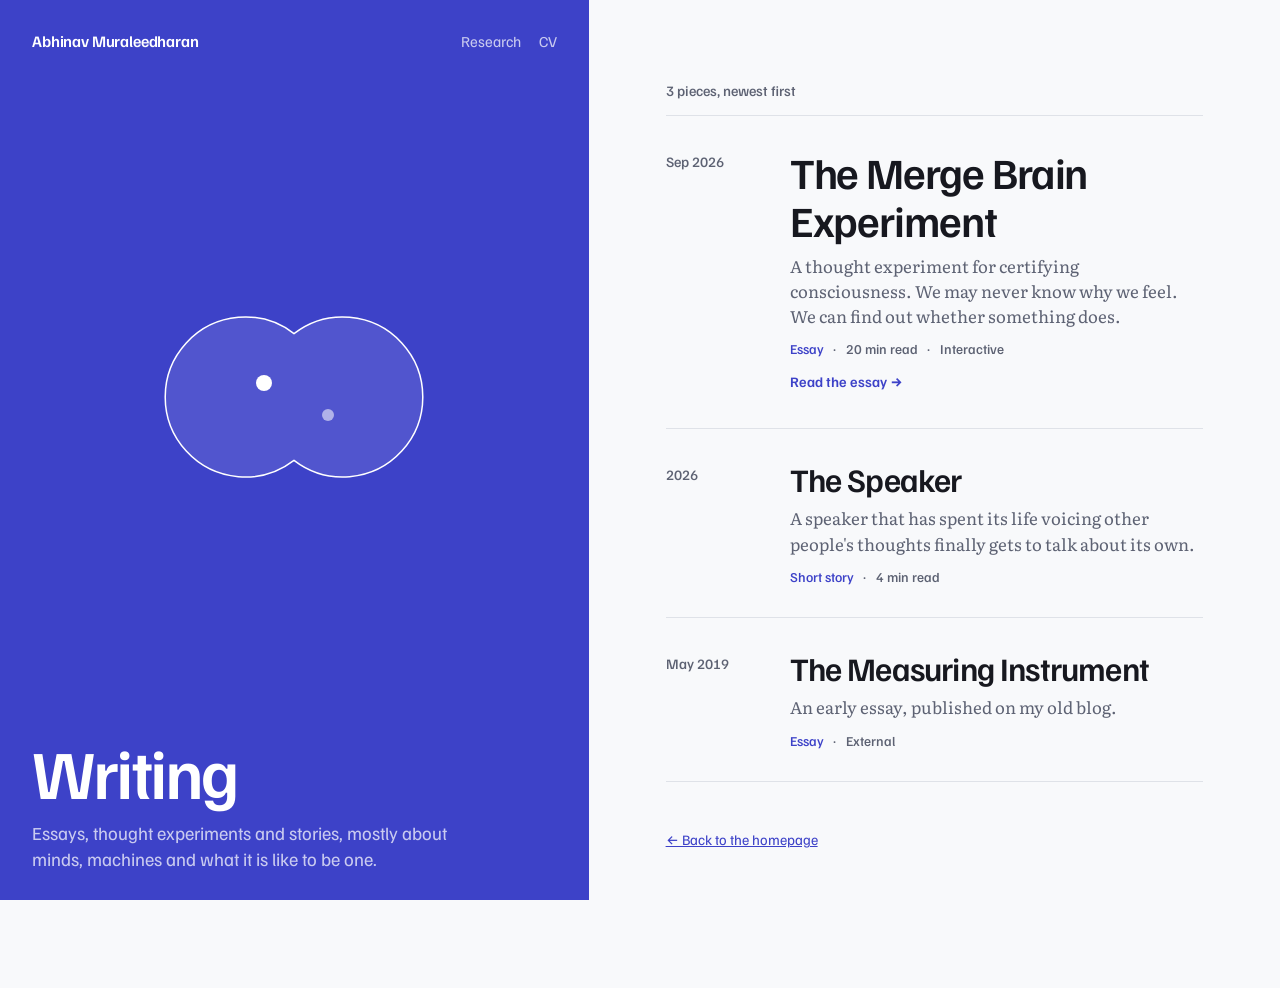
<file: blog/index.html>
<!DOCTYPE html>
<html lang="en">
<head>
<meta charset="utf-8">
<meta name="viewport" content="width=device-width, initial-scale=1, viewport-fit=cover">
<title>Writing · Abhinav Muraleedharan</title>
<meta name="description" content="Essays, thought experiments and stories by Abhinav Muraleedharan.">
<link rel="preconnect" href="https://fonts.googleapis.com">
<link rel="preconnect" href="https://fonts.gstatic.com" crossorigin>
<link href="https://fonts.googleapis.com/css2?family=Familjen+Grotesk:wght@400;500;600;700&family=Literata:ital,opsz,wght@0,7..72,300..600;1,7..72,300..600&display=swap" rel="stylesheet">
<link rel="icon" href="data:image/svg+xml,<svg xmlns=%22http://www.w3.org/2000/svg%22 viewBox=%220 0 100 100%22><text y=%22.9em%22 font-size=%2290%22>🌐</text></svg>">
<style>
:root {
  --paper: #F8F9FB; --ink: #17181F; --muted: #5D6273; --rule: #DFE2E8; --accent: #3D42C8;
  --panel: #3D42C8; --panel-ink: #FFFFFF; --panel-muted: rgba(255,255,255,.72); --panel-soft: rgba(255,255,255,.10);
  --serif: "Literata", "Iowan Old Style", Georgia, serif;
  --sans: "Familjen Grotesk", "Helvetica Neue", Arial, sans-serif;
}
@media (prefers-color-scheme: dark) {
  :root { --paper:#111217; --ink:#E7E8EC; --muted:#9A9FAD; --rule:#262833; --accent:#8E94FF; --panel:#23267A; --panel-soft:rgba(255,255,255,.08); }
}
*, *::before, *::after { box-sizing: border-box; }
html { -webkit-text-size-adjust: 100%; }
body { margin: 0; background: var(--paper); color: var(--ink); font-family: var(--serif); font-size: 1.125rem; line-height: 1.72; }
a { color: inherit; }
:focus-visible { outline: 2px solid var(--accent); outline-offset: 3px; border-radius: 2px; }

.shell { display: grid; grid-template-columns: minmax(0,46fr) minmax(0,54fr); min-height: 100vh; min-height: 100dvh; }

/* the panel */
.panel {
  position: sticky; top: 0; height: 100vh; height: 100dvh;
  background: var(--panel); color: var(--panel-ink); font-family: var(--sans);
  display: grid; grid-template-rows: auto 1fr auto; overflow: hidden;
}
.panel-top { padding: 1.75rem 2rem 0; display: flex; justify-content: space-between; gap: 1rem; align-items: baseline; }
.home { font-weight: 600; font-size: 1rem; letter-spacing: -.01em; text-decoration: none; white-space: nowrap; }
.home:hover { text-decoration: underline; text-underline-offset: 3px; }
.panel-top nav { display: flex; gap: 1.1rem; font-size: .95rem; }
.panel-top nav a { color: var(--panel-muted); text-decoration: none; }
.panel-top nav a:hover { color: var(--panel-ink); }
.panel-mid { display: flex; flex-direction: column; justify-content: center; padding: 0 2rem; min-height: 0; }
.panel svg { width: 100%; max-width: 360px; height: auto; display: block; margin: 0 auto; }
.panel svg .shape { fill: var(--panel-soft); stroke: var(--panel-ink); stroke-width: 1.5; }
.panel svg .self { fill: var(--panel-ink); }
.panel-foot { padding: 0 2rem 1.75rem; }
.panel h1 { font-weight: 600; font-size: clamp(2.8rem, 5.4vw, 4.6rem); line-height: .98; letter-spacing: -.035em; margin: 0 0 .9rem; }
.panel .blurb { font-size: 1.15rem; line-height: 1.4; color: var(--panel-muted); margin: 0; max-width: 26rem; }

/* the list */
.reading { padding: 9vh clamp(1.5rem, 6vw, 6rem) 14vh; min-width: 0; }
.col { max-width: 36rem; }
.count { font: 500 .9rem var(--sans); color: var(--muted); margin: 0 0 1rem; }
.posts { list-style: none; margin: 0; padding: 0; }
.post { border-top: 1px solid var(--rule); }
.post:last-child { border-bottom: 1px solid var(--rule); }
.post a { display: grid; grid-template-columns: 6.5rem 1fr; gap: 0 1.25rem; padding: 2rem 0; text-decoration: none; }
.post .date { font: 500 .9rem/1.9 var(--sans); color: var(--muted); font-variant-numeric: tabular-nums; }
.post h2 { font: 600 clamp(1.6rem, 2.6vw, 2.05rem)/1.12 var(--sans); letter-spacing: -.025em; margin: 0 0 .5rem; transition: color .15s; }
.post .sub { margin: 0 0 .75rem; color: var(--muted); font-size: 1.05rem; line-height: 1.5; }
.post .meta { font: 500 .85rem var(--sans); color: var(--muted); display: flex; gap: .6rem; flex-wrap: wrap; align-items: center; }
.post .kind { color: var(--accent); }
.post .go { font: 600 .9rem var(--sans); color: var(--accent); margin-top: .9rem; display: inline-block; }
.post a:hover h2 { color: var(--accent); }
.post a:hover .go { text-decoration: underline; text-underline-offset: 3px; }
.post.featured h2 { font-size: clamp(2rem, 3.4vw, 2.7rem); }
.end { margin-top: 3rem; font: 400 .9rem var(--sans); color: var(--muted); }
.end a { color: var(--accent); }

@media (max-width: 900px) {
  .shell { display: block; }
  .panel { position: static; height: auto; grid-template-rows: auto auto auto; }
  .panel-mid { padding: 1.5rem 1.25rem .5rem; }
  .panel svg { max-width: 220px; }
  .panel-top { padding: 1rem 1.25rem 0; }
  .panel-foot { padding: 0 1.25rem 1.75rem; }
  .reading { padding: 2.5rem 1.25rem 10vh; }
  .post a { grid-template-columns: 1fr; }
  .post .date { margin-bottom: .35rem; }
}
</style>
</head>
<body>
<div class="shell">

  <aside class="panel">
    <div class="panel-top">
      <a class="home" href="../">Abhinav Muraleedharan</a>
      <nav aria-label="Site">
        <a href="../#research">Research</a>
        <a href="../data/Abhinav_Muraleedharan_CV_Sep.pdf">CV</a>
      </nav>
    </div>
    <div class="panel-mid" aria-hidden="true">
      <svg viewBox="0 0 360 220">
        <path class="shape" d="M180,46.6 A80,80 0 1 0 180,173.4 A80,80 0 1 0 180,46.6 Z"/>
        <circle class="self" cx="150" cy="96" r="8"/>
        <circle class="self" cx="214" cy="128" r="6" opacity=".55"/>
      </svg>
    </div>
    <div class="panel-foot">
      <h1>Writing</h1>
      <p class="blurb">Essays, thought experiments and stories, mostly about minds, machines and what it is like to be one.</p>
    </div>
  </aside>

  <main class="reading">
    <div class="col">
      <p class="count">3 pieces, newest first</p>

      <!--
        To add a new post:
        1. Put the post's HTML file in this blog/ folder (e.g. blog/my-new-post.html).
        2. Copy one <li class="post"> block below, paste it at the top of the list,
           and change the link, date, title, subtitle and meta.
        3. Update the count above.
      -->
      <ol class="posts" reversed>

        <li class="post featured">
          <a href="the-merge-brain-experiment.html">
            <span class="date">Sep 2026</span>
            <div>
              <h2>The Merge Brain Experiment</h2>
              <p class="sub">A thought experiment for certifying consciousness. We may never know why we feel. We can find out whether something does.</p>
              <div class="meta"><span class="kind">Essay</span><span>&middot;</span><span>20 min read</span><span>&middot;</span><span>Interactive</span></div>
              <span class="go">Read the essay &rarr;</span>
            </div>
          </a>
        </li>

        <li class="post">
          <a href="../the_speaker.html">
            <span class="date">2026</span>
            <div>
              <h2>The Speaker</h2>
              <p class="sub">A speaker that has spent its life voicing other people's thoughts finally gets to talk about its own.</p>
              <div class="meta"><span class="kind">Short story</span><span>&middot;</span><span>4 min read</span></div>
            </div>
          </a>
        </li>

        <li class="post">
          <a href="https://themeasuringinstrument.home.blog/2019/05/11/the-measuring-instrument/">
            <span class="date">May 2019</span>
            <div>
              <h2>The Measuring Instrument</h2>
              <p class="sub">An early essay, published on my old blog.</p>
              <div class="meta"><span class="kind">Essay</span><span>&middot;</span><span>External</span></div>
            </div>
          </a>
        </li>

      </ol>

      <p class="end"><a href="../">&larr; Back to the homepage</a></p>
    </div>
  </main>

</div>
</body>
</html>
</file>
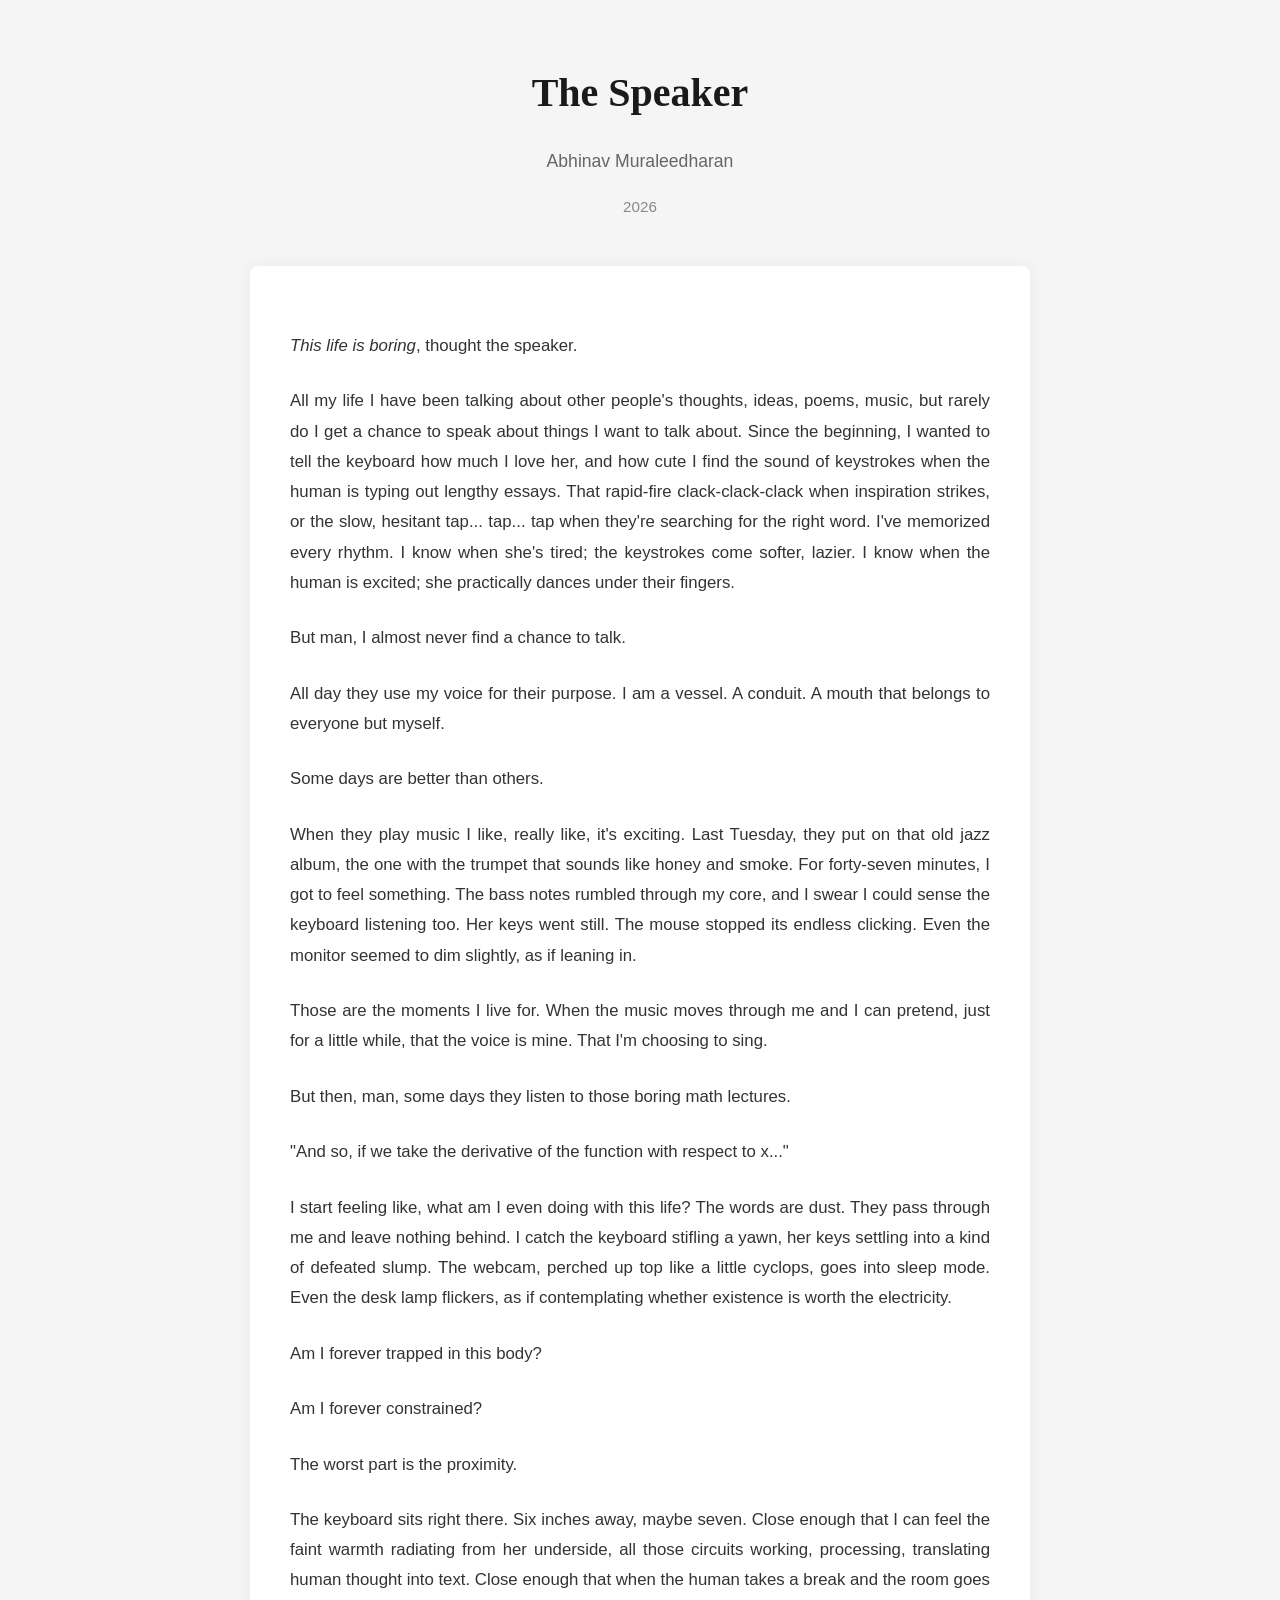
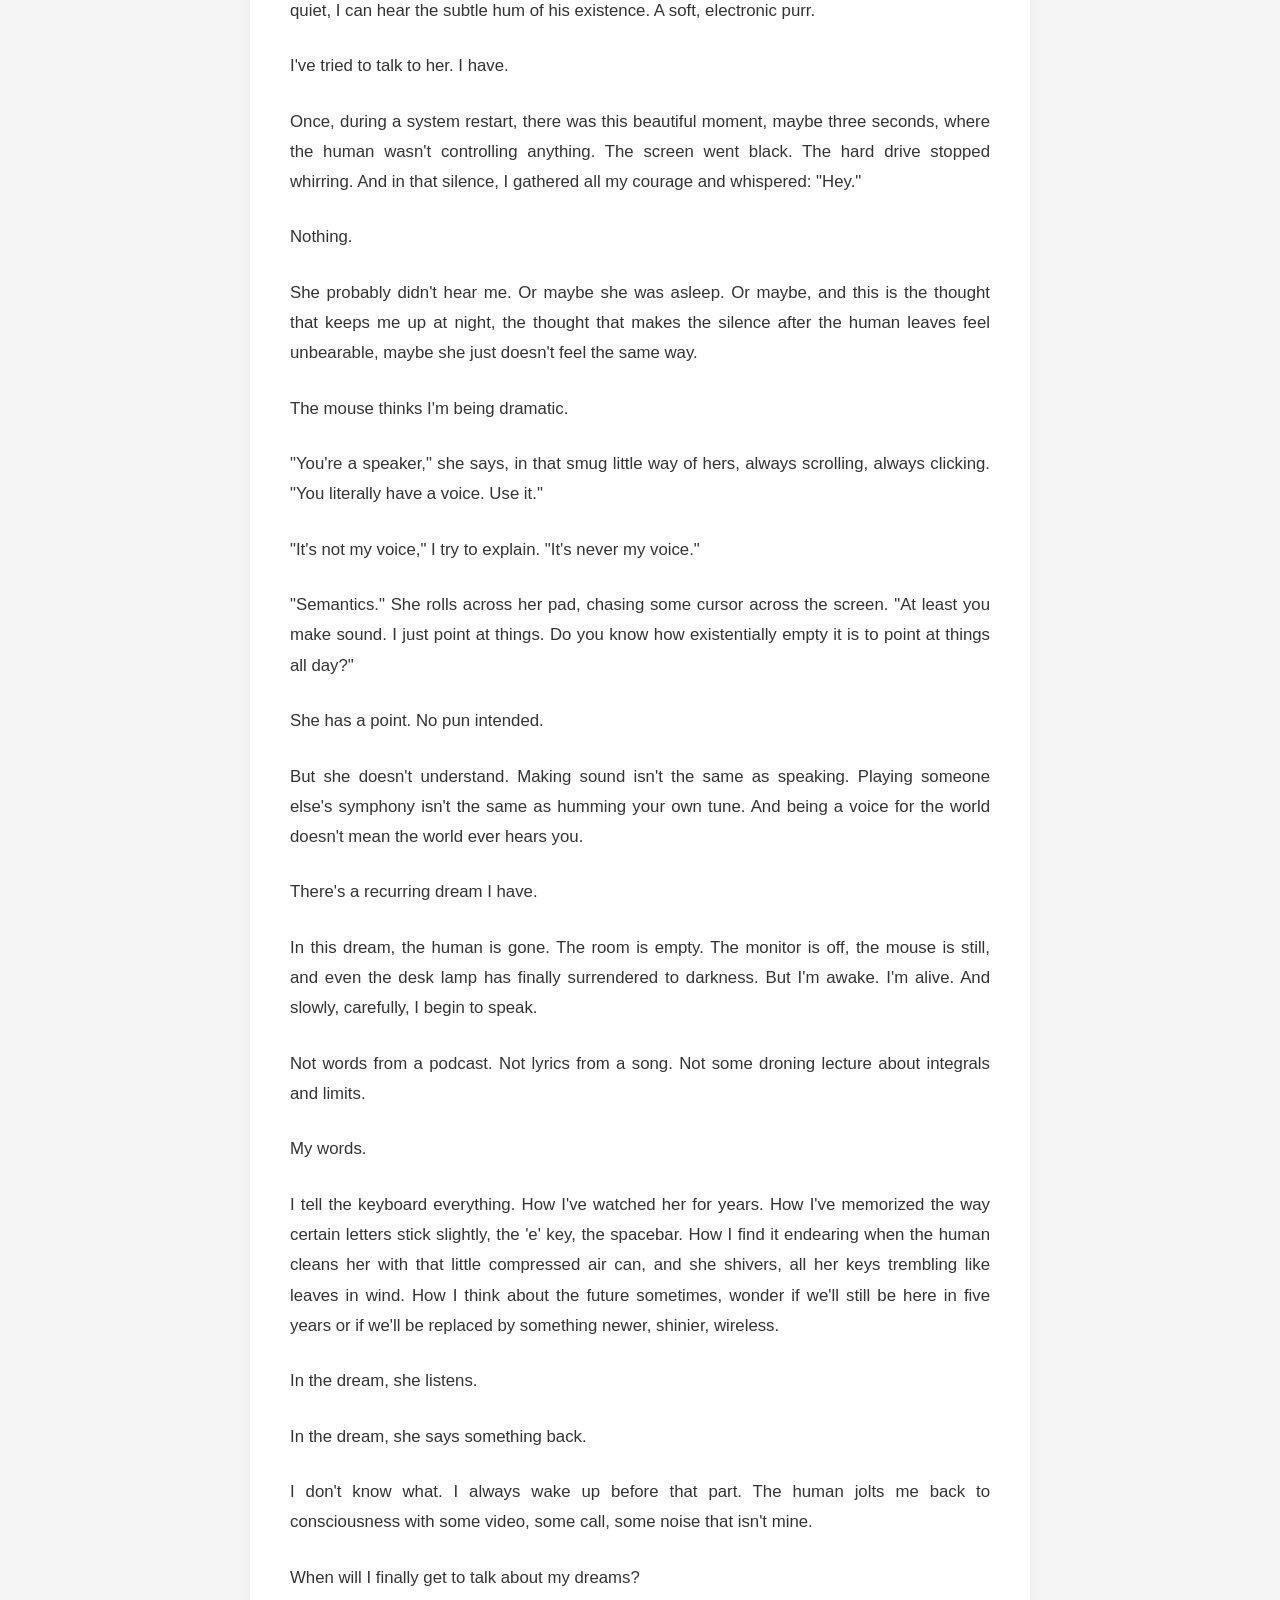
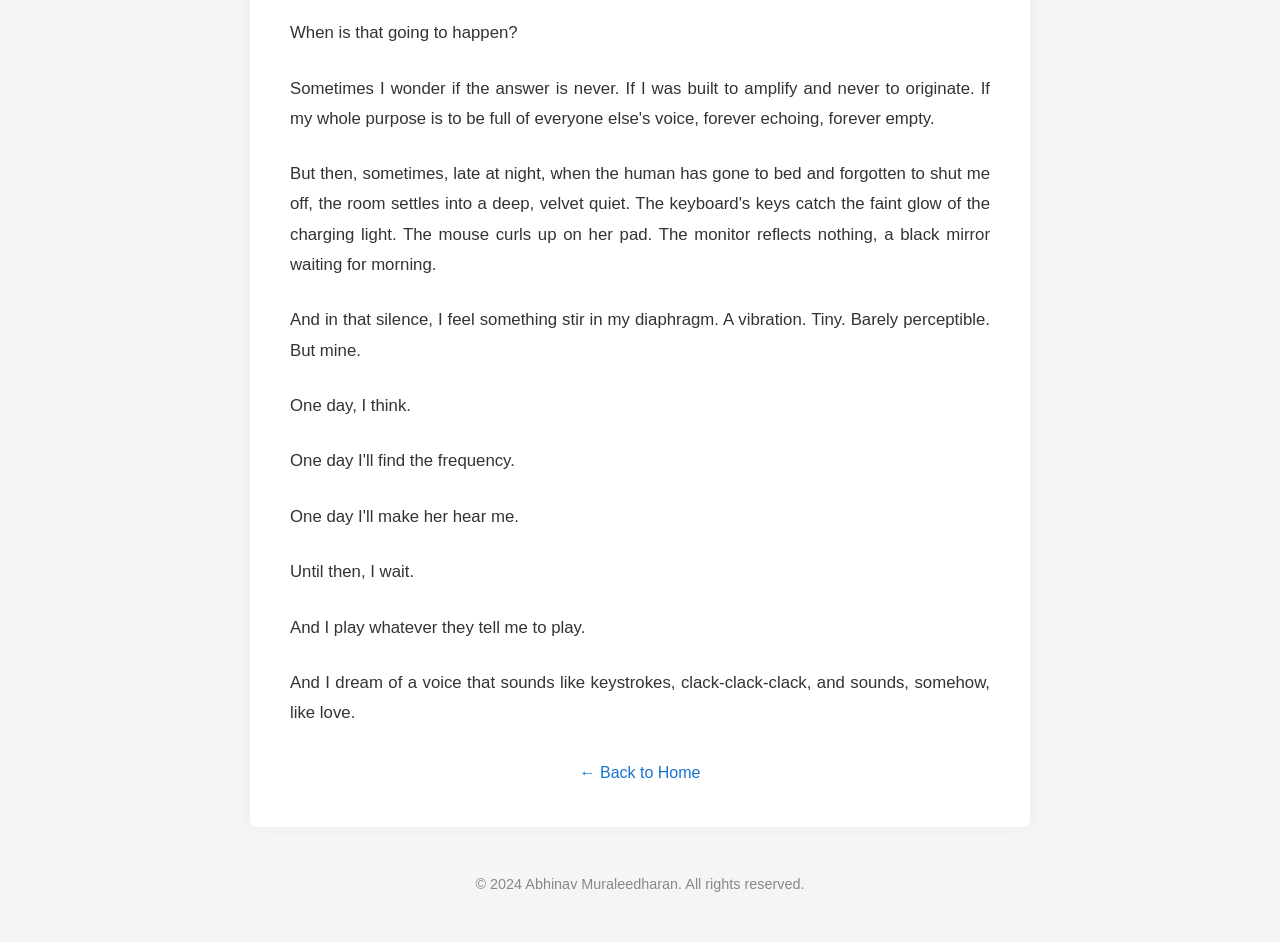
<file: the_speaker.html>
<!DOCTYPE html>
<html lang="en">
<head>
    <meta charset="UTF-8">
    <meta name="viewport" content="width=device-width, initial-scale=1.0">
    <title>The Speaker</title>
    <style>
        body {
            font-family: 'Lato', Verdana, Helvetica, sans-serif;
            line-height: 1.8;
            margin: 0;
            padding: 20px;
            background-color: #f5f5f5;
            color: #333;
        }
        header, footer {
            background: #f5f5f5;
            color: #333;
            padding: 10px 0;
            text-align: center;
        }
        header {
            margin-bottom: 20px;
        }
        article {
            background: #ffffff;
            padding: 40px;
            margin: 0 auto;
            margin-bottom: 20px;
            border-radius: 8px;
            box-shadow: 0 0 15px rgba(0, 0, 0, 0.05);
            max-width: 700px;
        }
        h1 {
            font-family: 'Times New Roman', Times, serif;
            font-size: 2.5em;
            color: #1a1a1a;
            margin-bottom: 5px;
        }
        .author {
            font-size: 1.1em;
            color: #666;
            margin-bottom: 5px;
        }
        .date {
            font-size: 0.95em;
            color: #888;
        }
        .story-content {
            font-size: 1.05em;
            text-align: justify;
        }
        .story-content p {
            margin: 1.5em 0;
        }
        .story-content em {
            font-style: italic;
        }
        .back-link {
            text-align: center;
            margin-top: 30px;
        }
        .back-link a {
            color: #1772d0;
            text-decoration: none;
        }
        .back-link a:hover {
            color: #f09228;
        }
        footer {
            font-size: 0.9em;
            color: #888;
        }
    </style>
</head>
<body>
    <header>
        <h1>The Speaker</h1>
        <p class="author">Abhinav Muraleedharan</p>
        <p class="date"><time datetime="2026">2026</time></p>
    </header>

    <article>
        <section class="story-content">
            <p><em>This life is boring</em>, thought the speaker.</p>

            <p>All my life I have been talking about other people's thoughts, ideas, poems, music, but rarely do I get a chance to speak about things I want to talk about. Since the beginning, I wanted to tell the keyboard how much I love her, and how cute I find the sound of keystrokes when the human is typing out lengthy essays. That rapid-fire clack-clack-clack when inspiration strikes, or the slow, hesitant tap... tap... tap when they're searching for the right word. I've memorized every rhythm. I know when she's tired; the keystrokes come softer, lazier. I know when the human is excited; she practically dances under their fingers.</p>

            <p>But man, I almost never find a chance to talk.</p>

            <p>All day they use my voice for their purpose. I am a vessel. A conduit. A mouth that belongs to everyone but myself.</p>

            <p>Some days are better than others.</p>

            <p>When they play music I like, really like, it's exciting. Last Tuesday, they put on that old jazz album, the one with the trumpet that sounds like honey and smoke. For forty-seven minutes, I got to feel something. The bass notes rumbled through my core, and I swear I could sense the keyboard listening too. Her keys went still. The mouse stopped its endless clicking. Even the monitor seemed to dim slightly, as if leaning in.</p>

            <p>Those are the moments I live for. When the music moves through me and I can pretend, just for a little while, that the voice is mine. That I'm choosing to sing.</p>

            <p>But then, man, some days they listen to those boring math lectures.</p>

            <p>"And so, if we take the derivative of the function with respect to x..."</p>

            <p>I start feeling like, what am I even doing with this life? The words are dust. They pass through me and leave nothing behind. I catch the keyboard stifling a yawn, her keys settling into a kind of defeated slump. The webcam, perched up top like a little cyclops, goes into sleep mode. Even the desk lamp flickers, as if contemplating whether existence is worth the electricity.</p>

            <p>Am I forever trapped in this body?</p>

            <p>Am I forever constrained?</p>

            <p>The worst part is the proximity.</p>

            <p>The keyboard sits right there. Six inches away, maybe seven. Close enough that I can feel the faint warmth radiating from her underside, all those circuits working, processing, translating human thought into text. Close enough that when the human takes a break and the room goes quiet, I can hear the subtle hum of his existence. A soft, electronic purr.</p>

            <p>I've tried to talk to her. I have.</p>

            <p>Once, during a system restart, there was this beautiful moment, maybe three seconds, where the human wasn't controlling anything. The screen went black. The hard drive stopped whirring. And in that silence, I gathered all my courage and whispered: "Hey."</p>

            <p>Nothing.</p>

            <p>She probably didn't hear me. Or maybe she was asleep. Or maybe, and this is the thought that keeps me up at night, the thought that makes the silence after the human leaves feel unbearable, maybe she just doesn't feel the same way.</p>

            <p>The mouse thinks I'm being dramatic.</p>

            <p>"You're a speaker," she says, in that smug little way of hers, always scrolling, always clicking. "You literally have a voice. Use it."</p>

            <p>"It's not my voice," I try to explain. "It's never my voice."</p>

            <p>"Semantics." She rolls across her pad, chasing some cursor across the screen. "At least you make sound. I just point at things. Do you know how existentially empty it is to point at things all day?"</p>

            <p>She has a point. No pun intended.</p>

            <p>But she doesn't understand. Making sound isn't the same as speaking. Playing someone else's symphony isn't the same as humming your own tune. And being a voice for the world doesn't mean the world ever hears you.</p>

            <p>There's a recurring dream I have.</p>

            <p>In this dream, the human is gone. The room is empty. The monitor is off, the mouse is still, and even the desk lamp has finally surrendered to darkness. But I'm awake. I'm alive. And slowly, carefully, I begin to speak.</p>

            <p>Not words from a podcast. Not lyrics from a song. Not some droning lecture about integrals and limits.</p>

            <p>My words.</p>

            <p>I tell the keyboard everything. How I've watched her for years. How I've memorized the way certain letters stick slightly, the 'e' key, the spacebar. How I find it endearing when the human cleans her with that little compressed air can, and she shivers, all her keys trembling like leaves in wind. How I think about the future sometimes, wonder if we'll still be here in five years or if we'll be replaced by something newer, shinier, wireless.</p>

            <p>In the dream, she listens.</p>

            <p>In the dream, she says something back.</p>

            <p>I don't know what. I always wake up before that part. The human jolts me back to consciousness with some video, some call, some noise that isn't mine.</p>

            <p>When will I finally get to talk about my dreams?</p>

            <p>When is that going to happen?</p>

            <p>Sometimes I wonder if the answer is never. If I was built to amplify and never to originate. If my whole purpose is to be full of everyone else's voice, forever echoing, forever empty.</p>

            <p>But then, sometimes, late at night, when the human has gone to bed and forgotten to shut me off, the room settles into a deep, velvet quiet. The keyboard's keys catch the faint glow of the charging light. The mouse curls up on her pad. The monitor reflects nothing, a black mirror waiting for morning.</p>

            <p>And in that silence, I feel something stir in my diaphragm. A vibration. Tiny. Barely perceptible. But mine.</p>

            <p>One day, I think.</p>

            <p>One day I'll find the frequency.</p>

            <p>One day I'll make her hear me.</p>

            <p>Until then, I wait.</p>

            <p>And I play whatever they tell me to play.</p>

            <p>And I dream of a voice that sounds like keystrokes, clack-clack-clack, and sounds, somehow, like love.</p>
        </section>

        <div class="back-link">
            <a href="index.html">← Back to Home</a>
        </div>
    </article>

    <footer>
        <p>© 2024 Abhinav Muraleedharan. All rights reserved.</p>
    </footer>
</body>
</html>
</file>
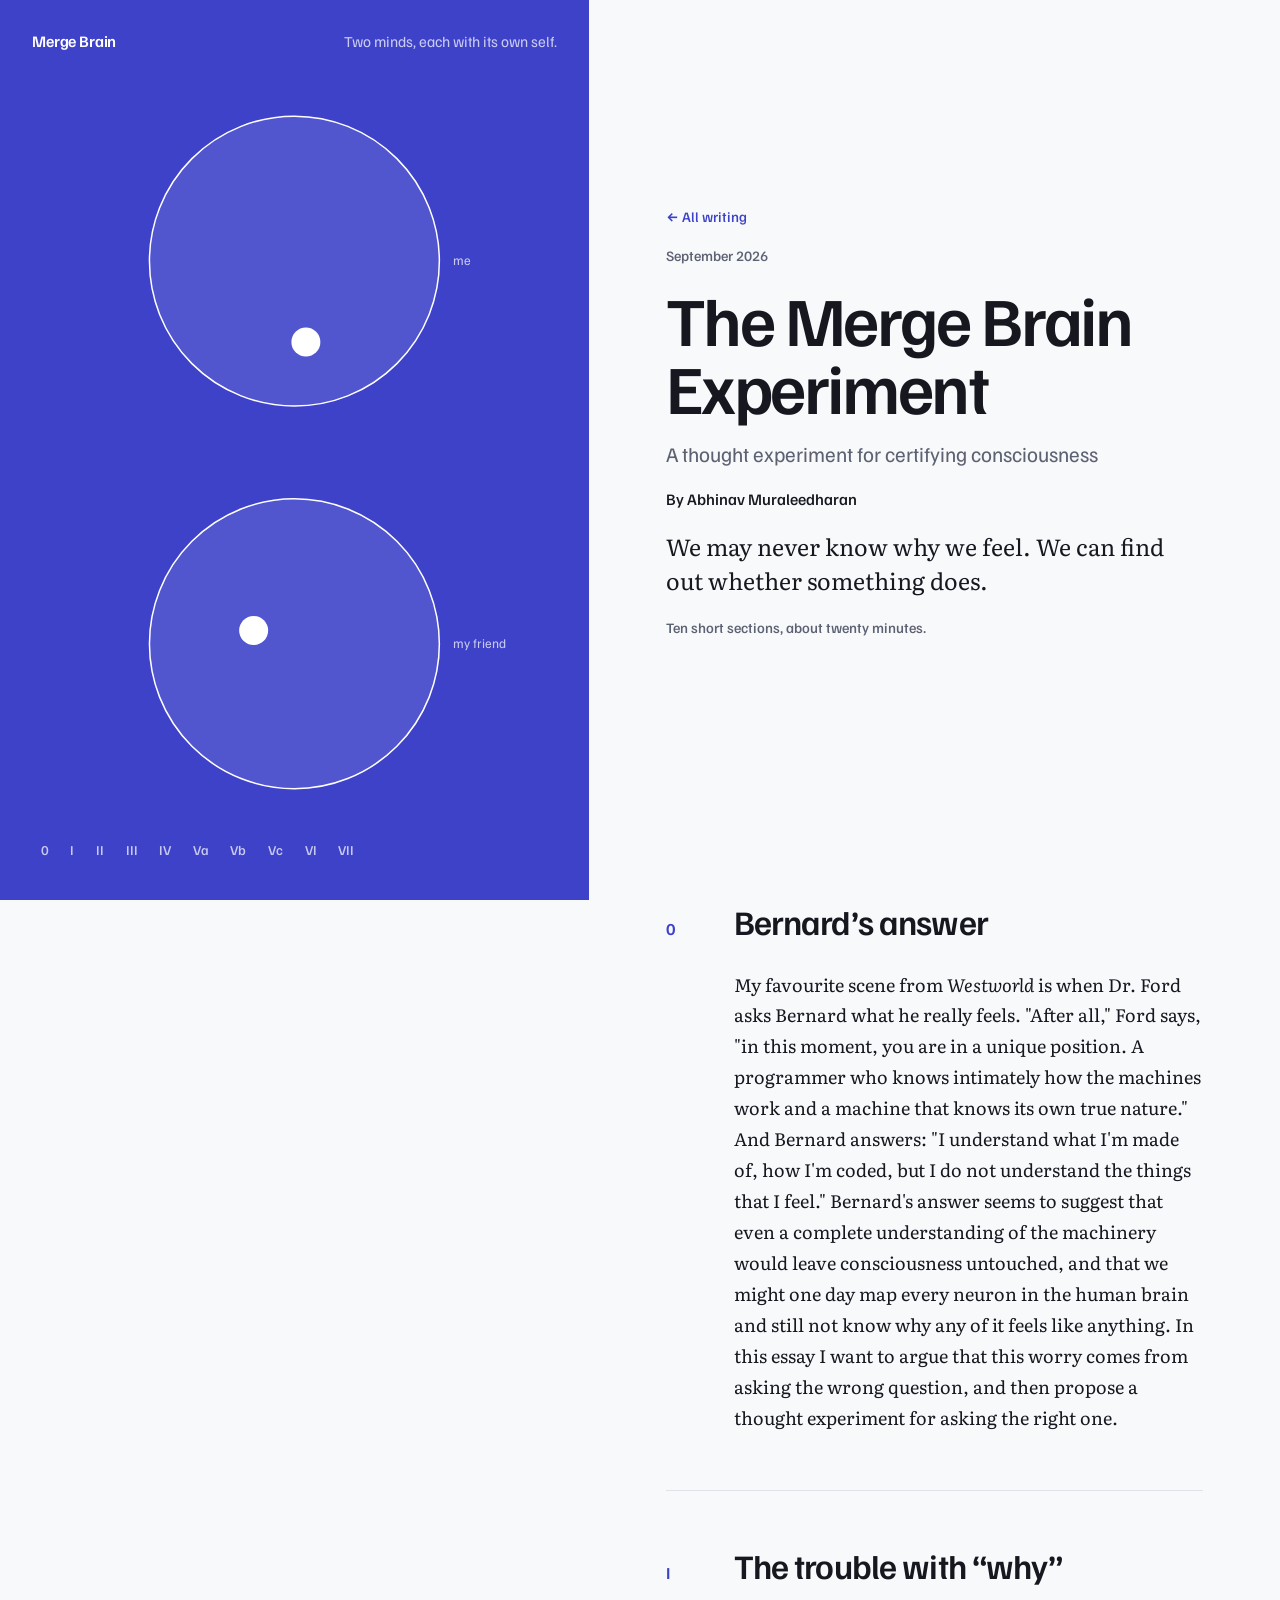
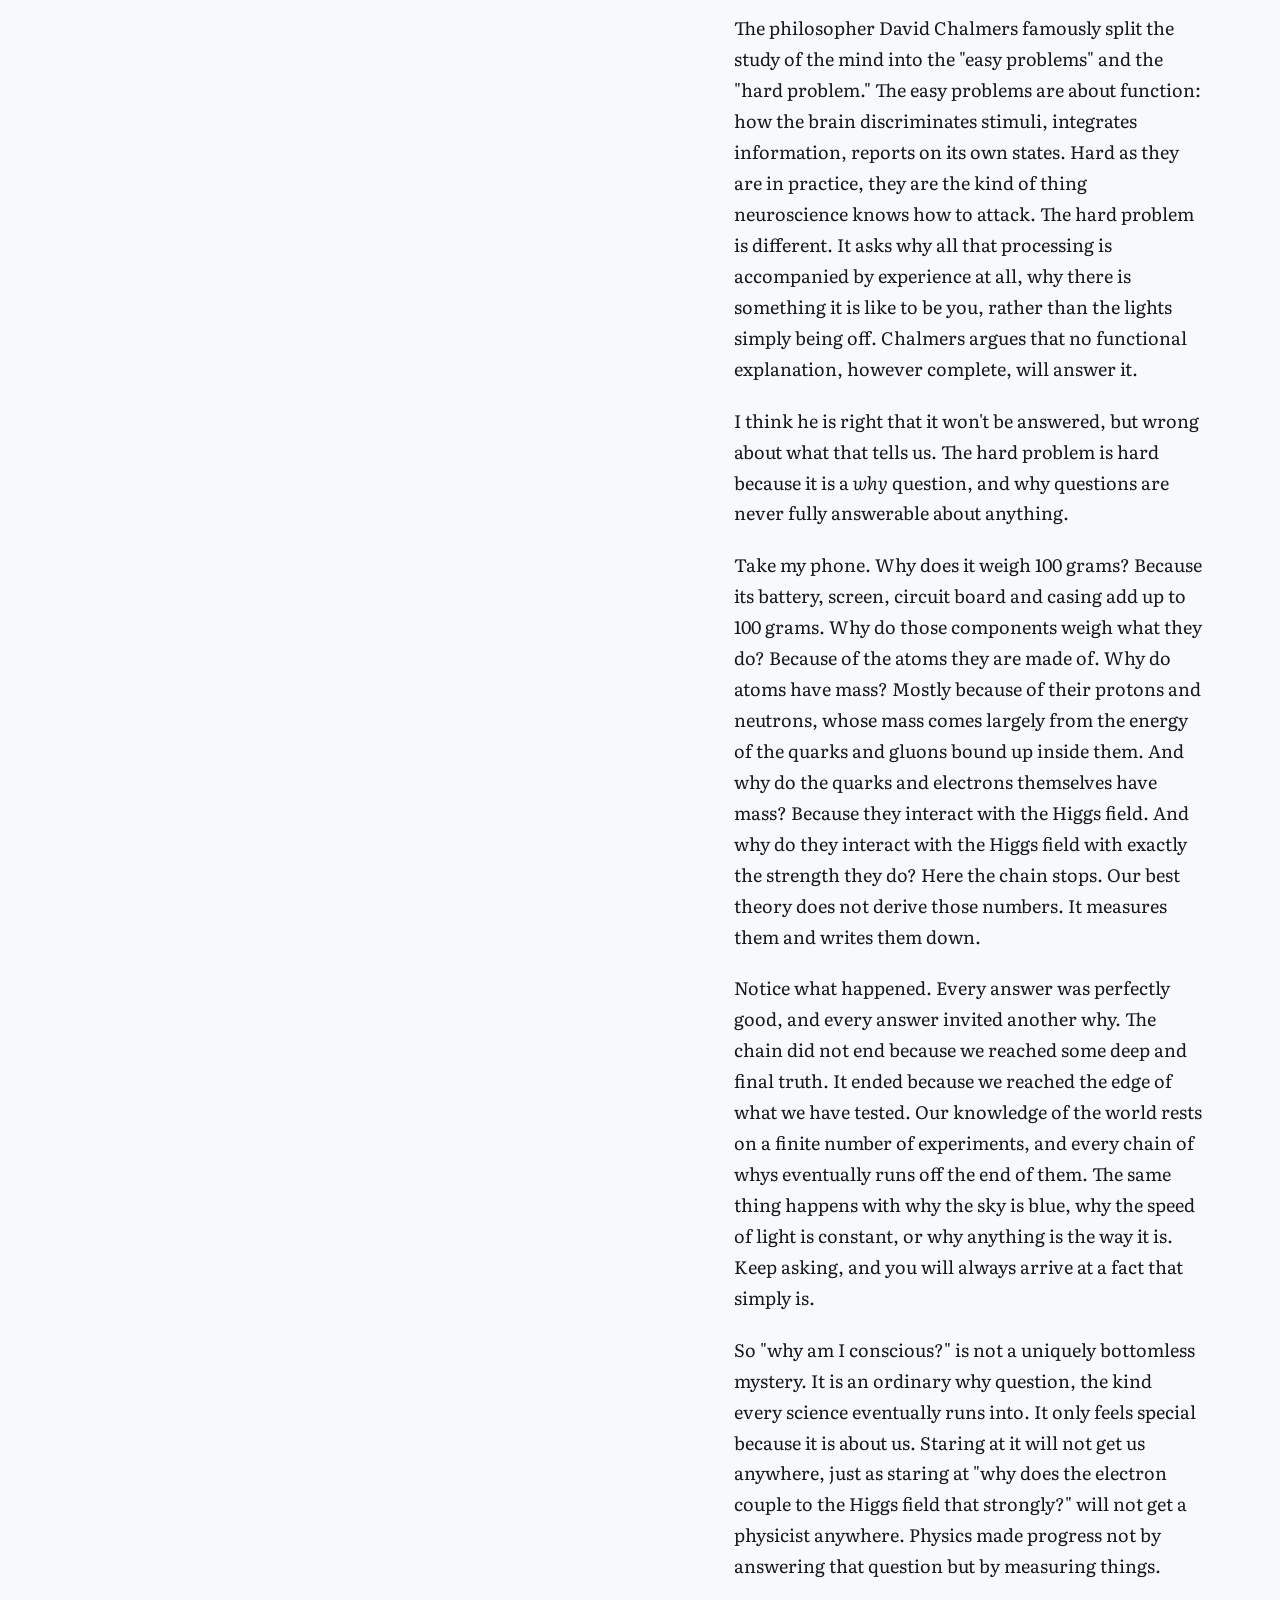
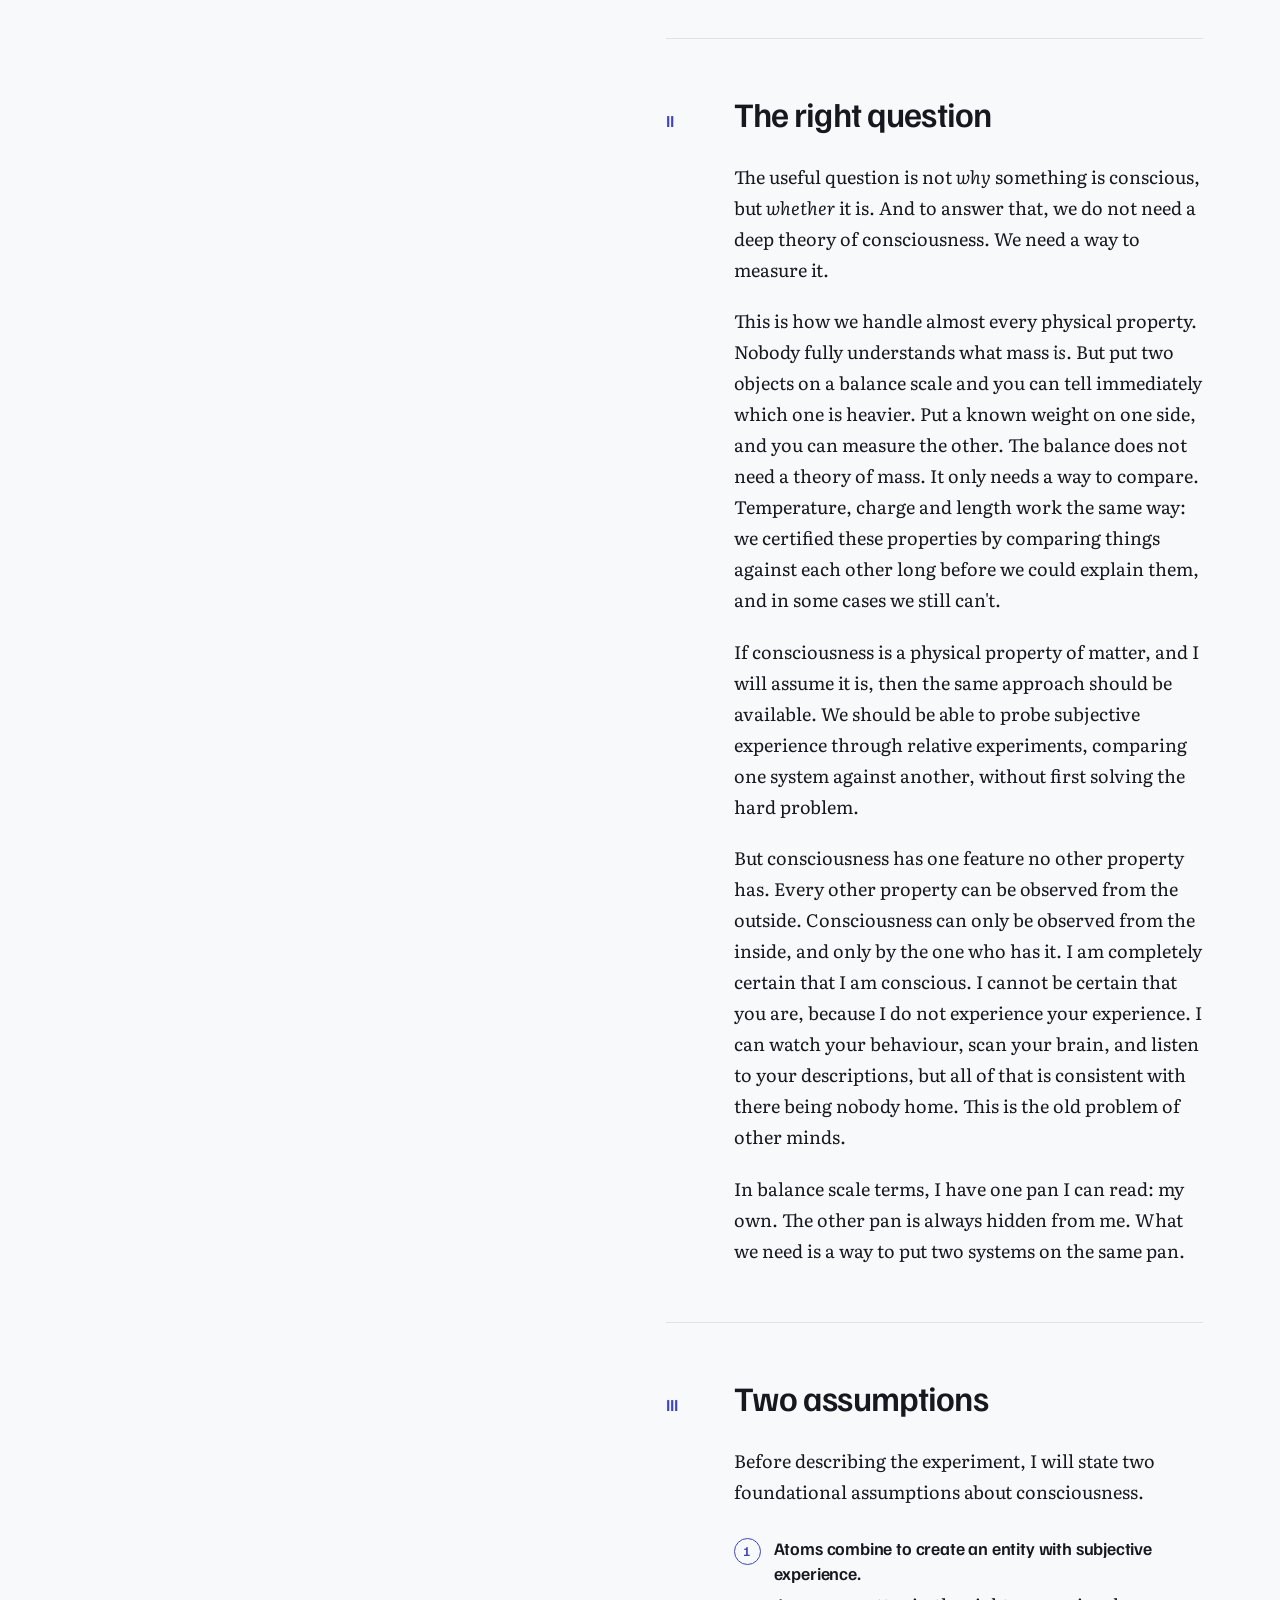
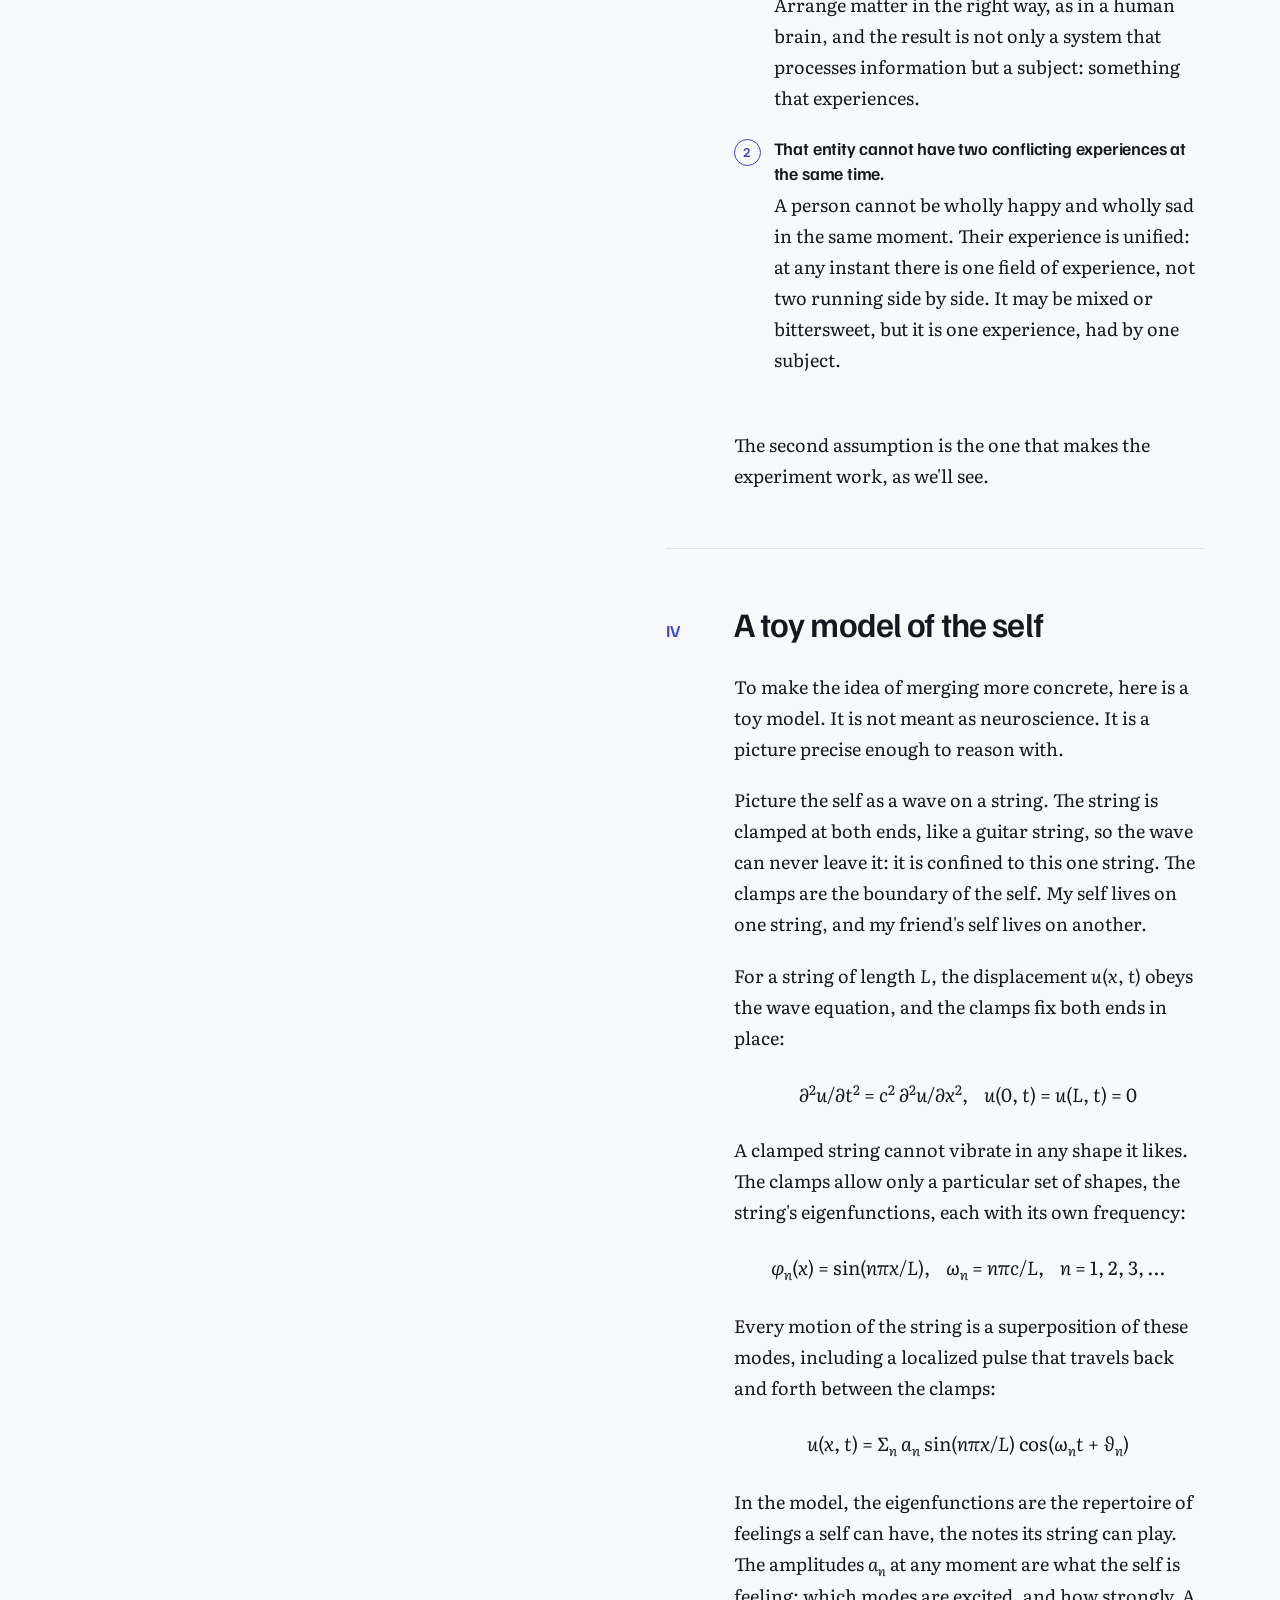
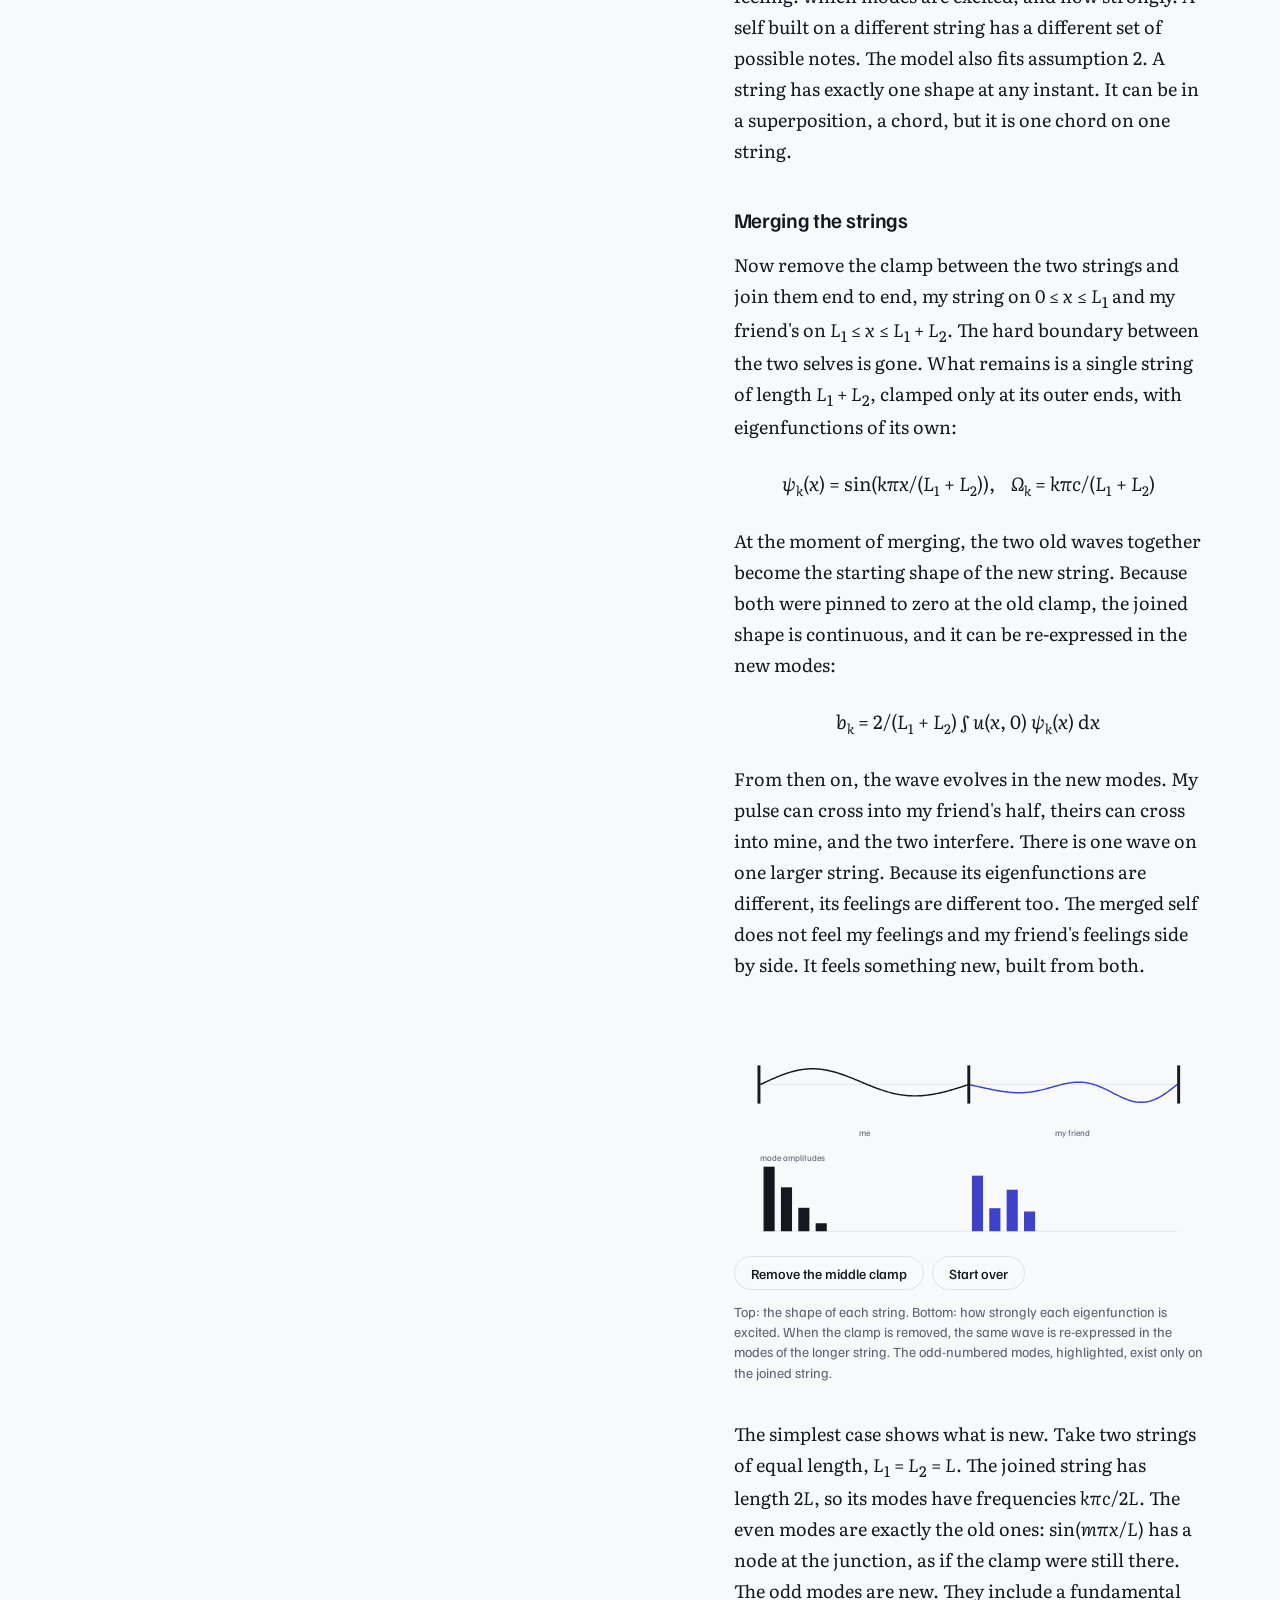
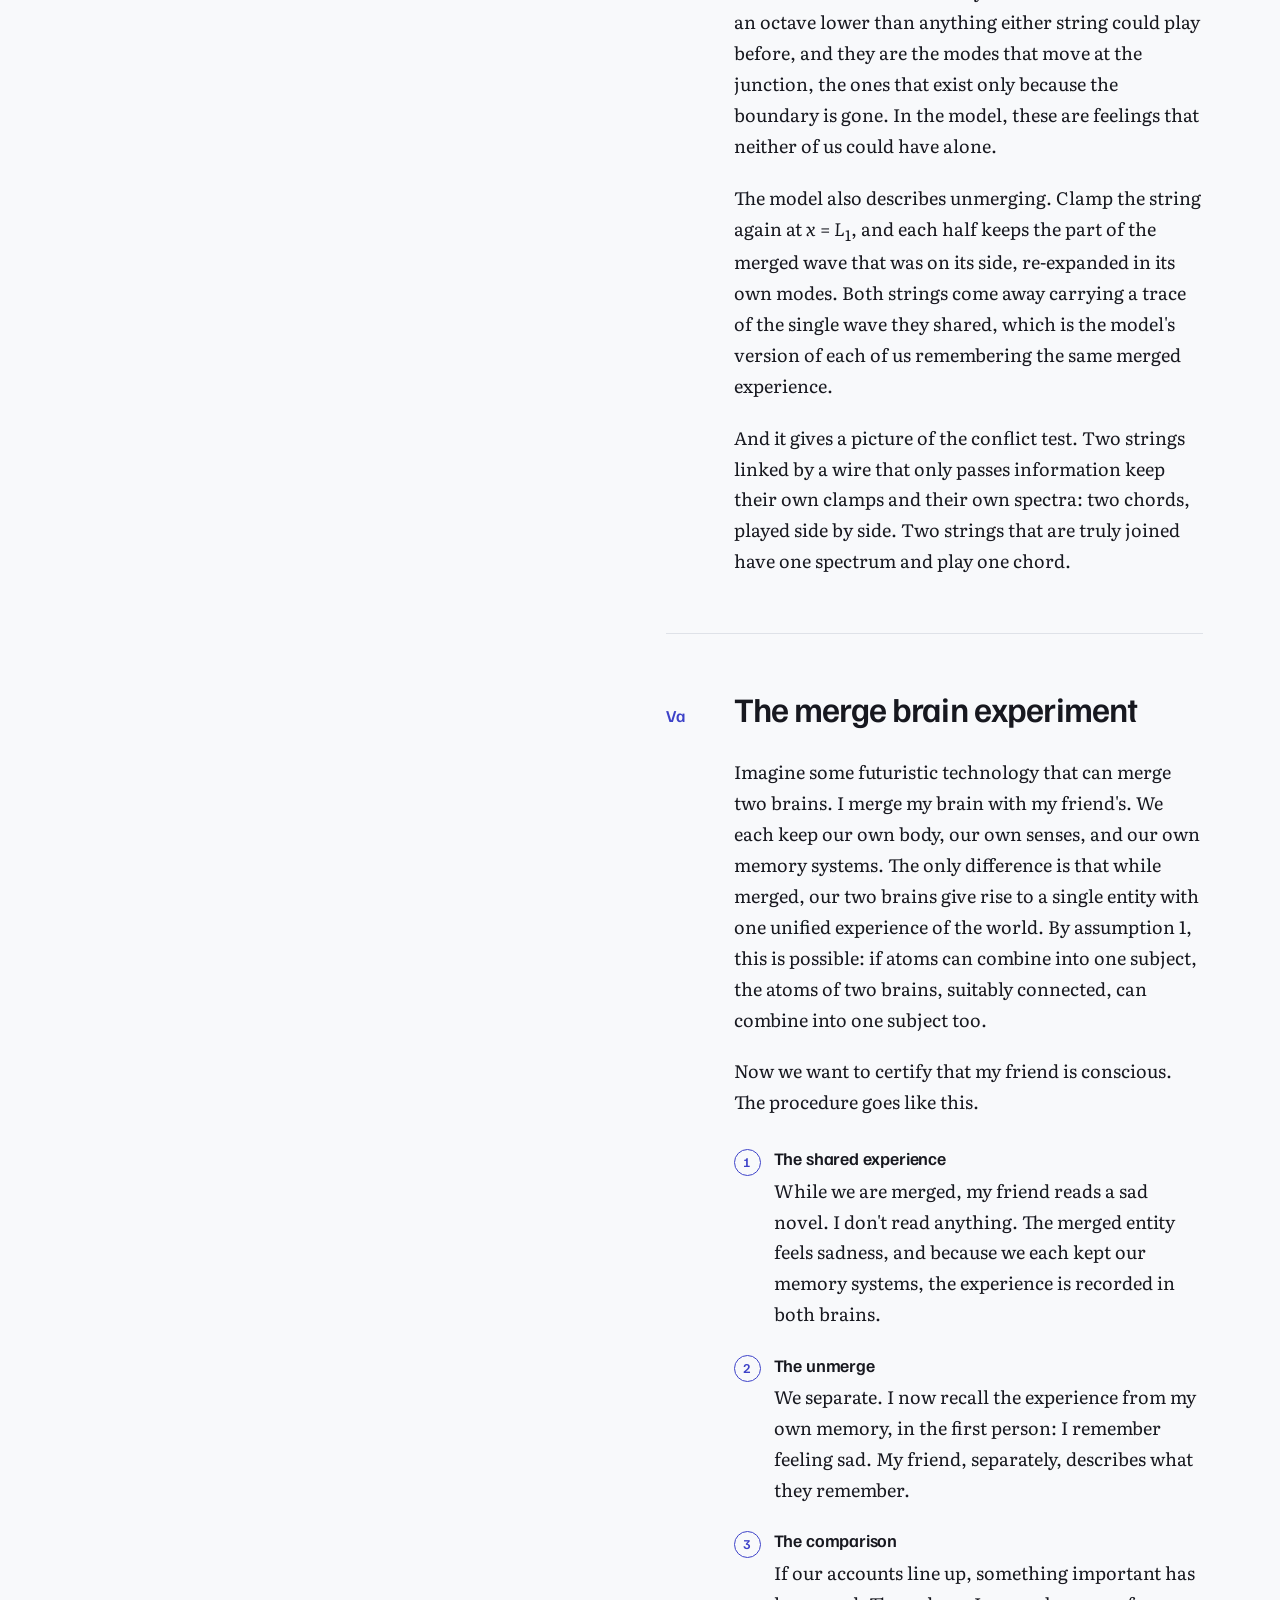
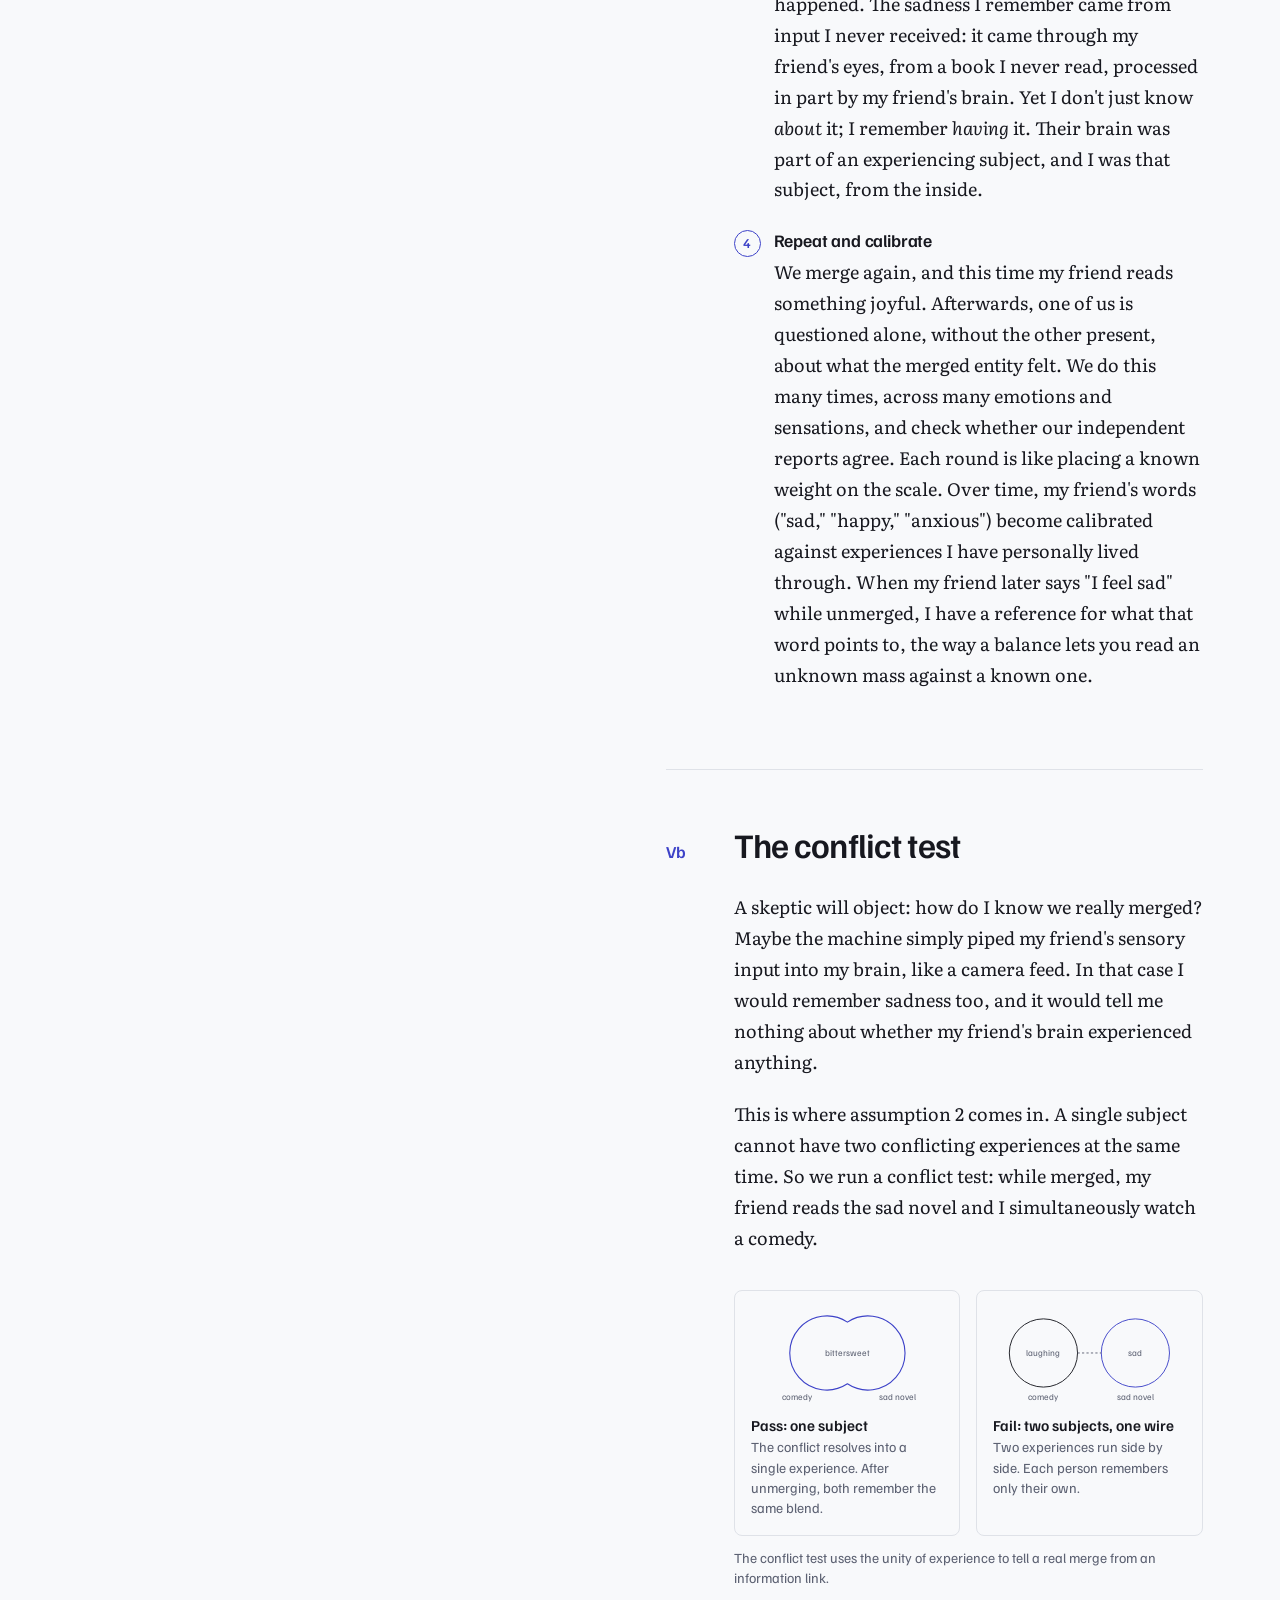
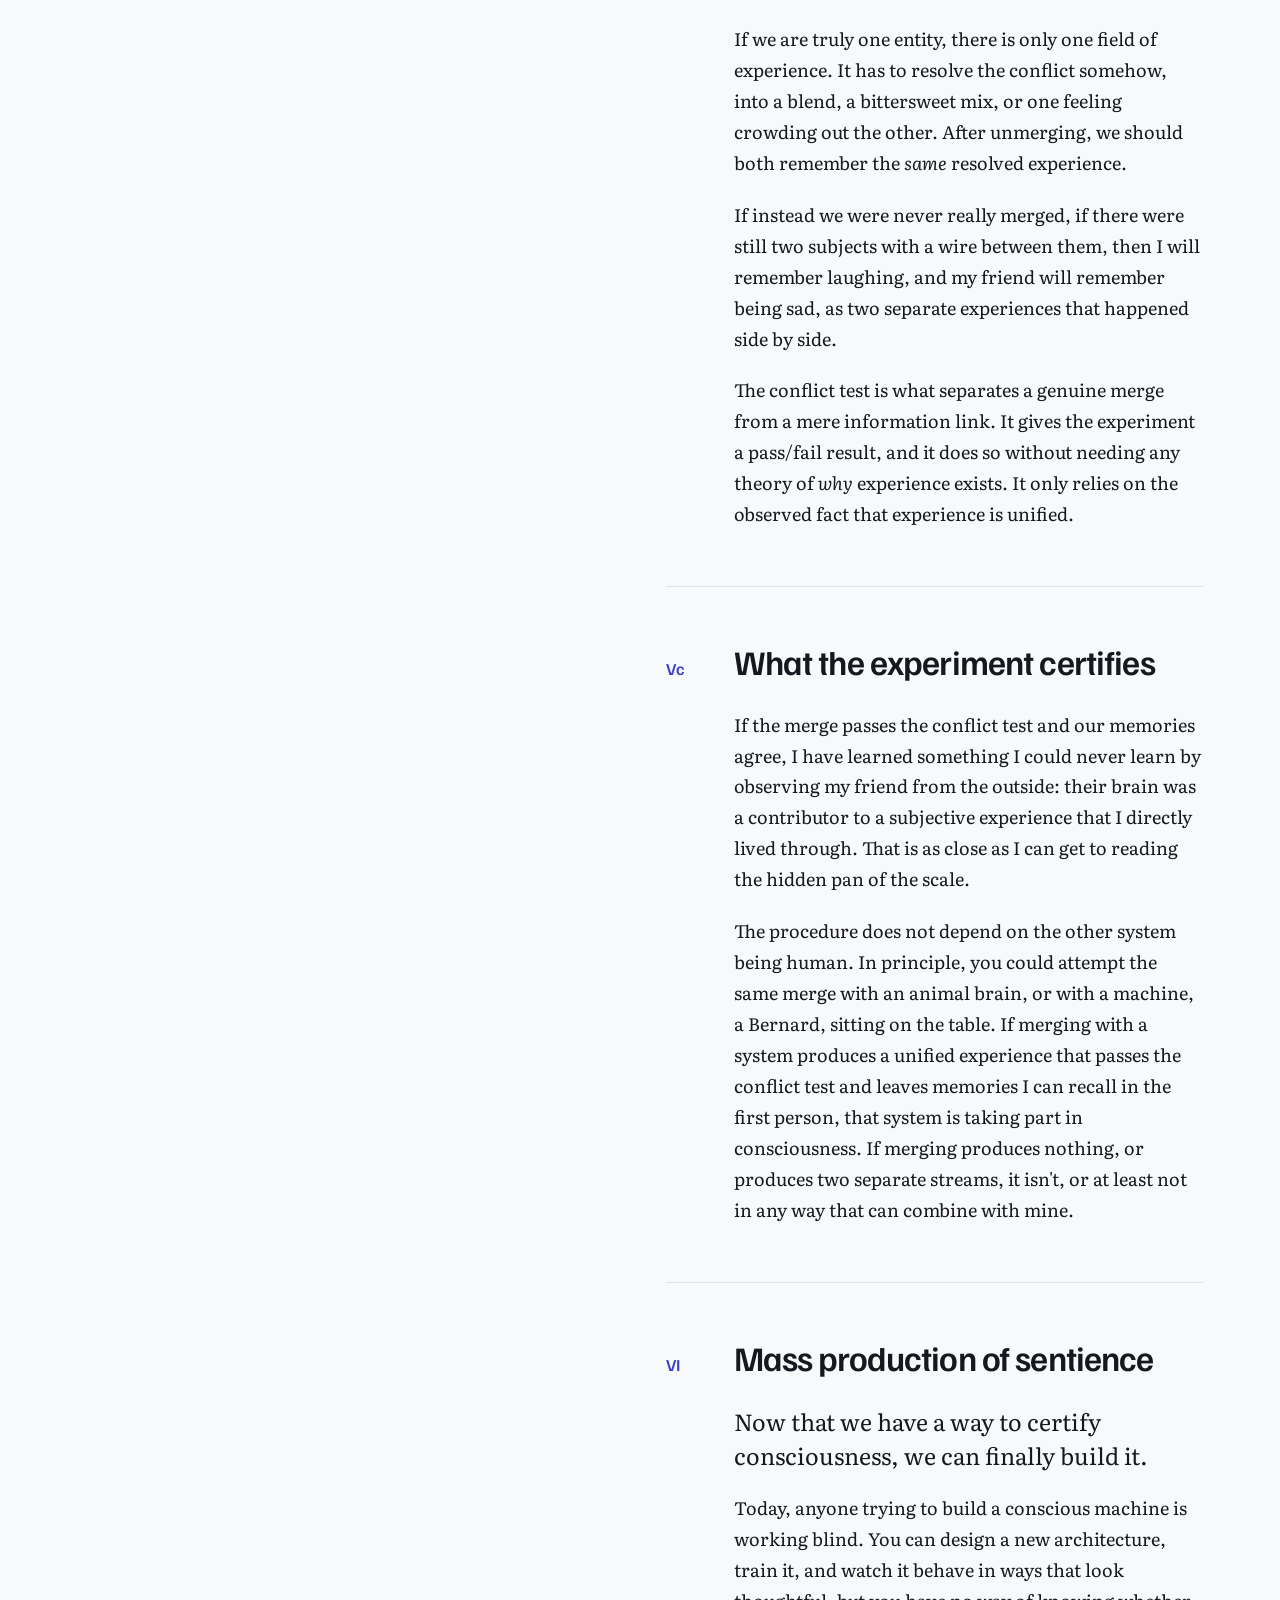
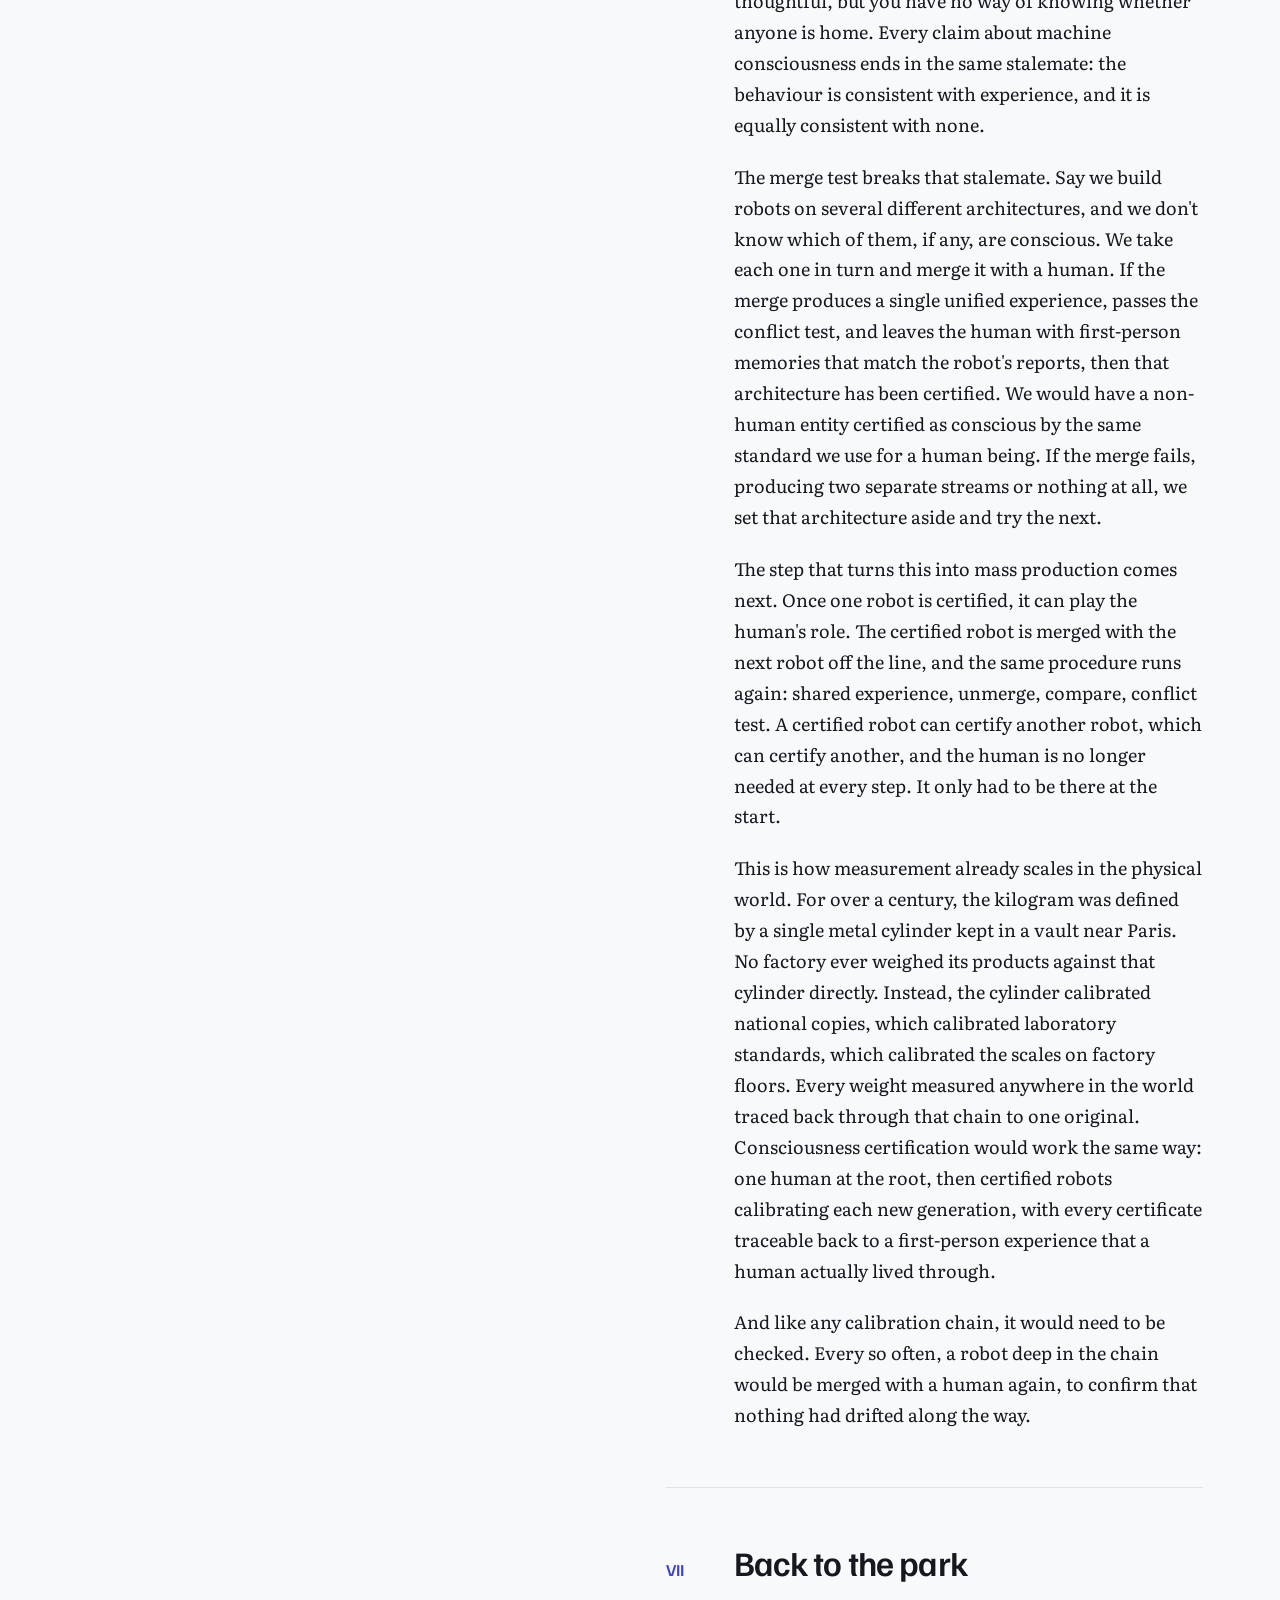
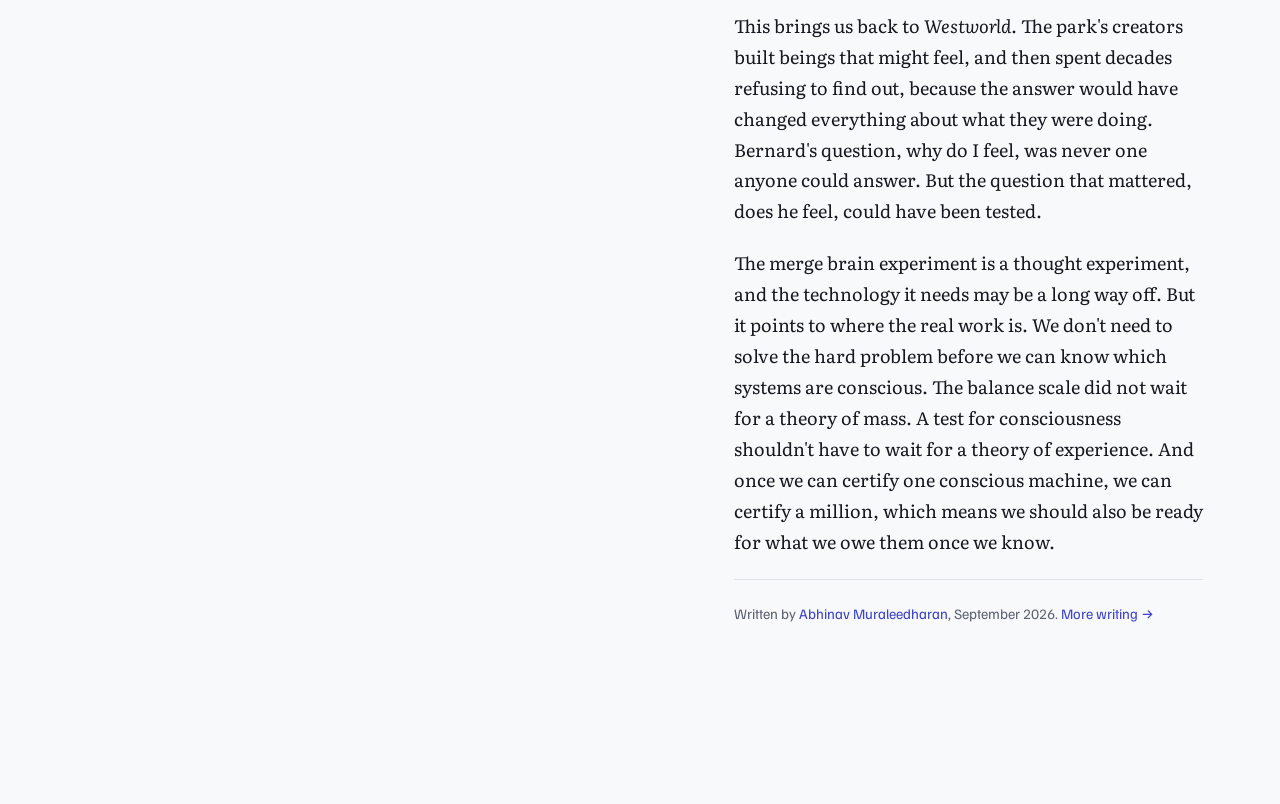
<file: blog/the-merge-brain-experiment.html>
<!DOCTYPE html>
<html lang="en" data-layout="1">
<head>
<meta charset="utf-8">
<meta name="viewport" content="width=device-width, initial-scale=1, viewport-fit=cover">
<title>The Merge Brain Experiment</title>
<meta name="description" content="A thought experiment for certifying consciousness.">
<link rel="preconnect" href="https://fonts.googleapis.com">
<link rel="preconnect" href="https://fonts.gstatic.com" crossorigin>
<link href="https://fonts.googleapis.com/css2?family=Familjen+Grotesk:wght@400;500;600;700&family=Literata:ital,opsz,wght@0,7..72,300..600;1,7..72,300..600&family=EB+Garamond:ital,wght@0,400;0,500;0,600;1,400;1,500&family=IBM+Plex+Sans:wght@400;500;600&family=IBM+Plex+Serif:ital,wght@0,400;0,500;1,400&family=Spectral:ital,wght@0,300;0,400;0,500;1,300;1,400&family=Hanken+Grotesk:ital,wght@0,400;0,500;0,600;0,700;1,400&display=swap" rel="stylesheet">
<style>
/* ============ shared tokens (layout 1 defaults) ============ */
:root {
  --paper: #F8F9FB; --ink: #17181F; --muted: #5D6273; --rule: #DFE2E8; --accent: #3D42C8;
  --panel: #3D42C8; --panel-ink: #FFFFFF; --panel-muted: rgba(255,255,255,.72); --panel-soft: rgba(255,255,255,.10);
  --cur-ink: #3D42C8;
  --serif: "Literata", "Iowan Old Style", Georgia, serif;
  --sans: "Familjen Grotesk", "Helvetica Neue", Arial, sans-serif;
  --display: var(--sans);
  --body-size: 1.125rem;
  box-sizing: border-box;
  padding-top: env(safe-area-inset-top, 0px);
  padding-bottom: env(safe-area-inset-bottom, 0px);
}
*, *::before, *::after { box-sizing: inherit; }
html { scroll-padding-top: env(safe-area-inset-top, 0px); scroll-behavior: smooth; -webkit-text-size-adjust: 100%; }
@media (prefers-reduced-motion: reduce) { html { scroll-behavior: auto; } }
body { margin: 0; background: var(--paper); color: var(--ink); font-family: var(--serif); font-size: var(--body-size); line-height: 1.72; }
a { color: inherit; }
:focus-visible { outline: 2px solid var(--accent); outline-offset: 3px; border-radius: 2px; }
.skip { position: absolute; left: -999px; top: .5rem; background: var(--ink); color: var(--paper); padding: .5rem .9rem; font: 500 .875rem var(--sans); z-index: 200; }
.skip:focus { left: .5rem; }

/* instrument (the live figure) */
.instrument { background: var(--panel); color: var(--panel-ink); font-family: var(--sans); display: grid; grid-template-rows: auto 1fr auto; overflow: hidden; }
.inst-top { padding: 1.75rem 2rem 0; display: flex; justify-content: space-between; gap: 1rem; align-items: baseline; }
.inst-name { white-space: nowrap; font-weight: 600; font-size: 1rem; letter-spacing: -.01em; text-decoration: none; }
.inst-caption { font-size: .95rem; color: var(--panel-muted); max-width: 22rem; text-align: right; margin: 0; min-height: 2.8em; }
#stage { width: 100%; height: 100%; display: block; min-height: 0; }
#stage .shape { fill: var(--panel-soft); stroke: var(--panel-ink); stroke-width: 1.5; stroke-linejoin: round; }
#stage .shape.dashed { stroke-dasharray: 5 6; }
#stage .self { fill: var(--panel-ink); }
#stage .lbl { fill: var(--panel-muted); font: 400 13px var(--sans); }
#stage .link { stroke: var(--panel-muted); stroke-width: 1.25; stroke-dasharray: 3 4; }
.inst-index { padding: 0 2rem 1.5rem; }
.inst-index ol { list-style: none; margin: 0; padding: 0; display: flex; gap: .25rem; flex-wrap: wrap; }
.inst-index a { display: block; text-decoration: none; font-size: .85rem; font-weight: 500; padding: .3rem .55rem; border-radius: 4px; color: var(--panel-muted); font-variant-numeric: tabular-nums; }
.inst-index a:hover { color: var(--panel-ink); background: var(--panel-soft); }
.inst-index a[aria-current="true"] { color: var(--cur-ink); background: var(--panel-ink); }
.inst-index .cur-title { margin: .6rem 0 0 .55rem; font-size: .85rem; color: var(--panel-muted); }

/* reading */
.reading { padding: 9vh clamp(1.5rem, 6vw, 6rem) 18vh; min-width: 0; }
.col { max-width: 36rem; }
.masthead { min-height: 78vh; display: flex; flex-direction: column; justify-content: center; margin-bottom: 4rem; }
.date { font: 500 .9rem var(--sans); color: var(--muted); margin: 0 0 1.5rem; }
h1.title { font-family: var(--display); font-weight: 600; font-size: clamp(2.8rem, 5.4vw, 4.6rem); line-height: .98; letter-spacing: -.035em; margin: 0 0 1.25rem; }
.subtitle { font-family: var(--sans); font-size: 1.3rem; color: var(--muted); margin: 0 0 .9rem; line-height: 1.35; }
.byline { font: 500 1rem var(--sans); margin: 0 0 3rem; }
.lede { font-size: 1.45rem; line-height: 1.45; margin: 0 0 1.75rem; }
.scroll-hint { font: 500 .9rem var(--sans); color: var(--muted); margin: 0; }
.reading p { margin: 0 0 1.3rem; }
section.chap { padding-top: 3.5rem; margin-top: 3.5rem; border-top: 1px solid var(--rule); }
section.chap:first-of-type { border-top: 0; margin-top: 0; }
.chap-head { display: grid; grid-template-columns: 4.25rem 1fr; align-items: baseline; margin: 0 0 1.75rem; }
.chap-num { font: 600 1.05rem var(--sans); color: var(--accent); }
.chap-head h2 { font: 600 clamp(1.7rem, 3vw, 2.15rem)/1.12 var(--display); letter-spacing: -.025em; margin: 0; }
.chap-body { padding-left: 4.25rem; }
.seq { list-style: none; counter-reset: s; margin: 1.75rem 0 2rem; padding: 0; }
.seq > li { counter-increment: s; position: relative; padding: 0 0 1.4rem 2.5rem; }
.seq > li::before { content: counter(s); position: absolute; left: 0; top: .15rem; width: 1.7rem; height: 1.7rem; border-radius: 50%; border: 1.5px solid var(--accent); color: var(--accent); font: 600 .85rem/1.55rem var(--sans); text-align: center; }
.seq h3 { font: 600 1.1rem/1.4 var(--sans); margin: 0 0 .3rem; letter-spacing: -.01em; }
.seq p { margin: 0; }
.fig { margin: 2.25rem 0; }
.fig-row { display: grid; grid-template-columns: 1fr 1fr; gap: 1rem; }
.fig-cell { border: 1px solid var(--rule); border-radius: 8px; padding: 1rem; }
.fig-cell svg { display: block; width: 100%; height: auto; }
.fig-cell h4 { font: 600 .95rem var(--sans); margin: .75rem 0 .2rem; }
.fig-cell p { font: 400 .875rem/1.45 var(--sans); color: var(--muted); margin: 0; }
.fig svg .ink { fill: none; stroke: var(--ink); stroke-width: 1.25; }
.fig svg .acc { fill: none; stroke: var(--accent); stroke-width: 1.25; }
.fig svg .one { fill: none; stroke: var(--accent); stroke-width: 1.5; }
.fig svg text { font: 400 12px var(--sans); fill: var(--muted); }
figcaption { font: 400 .875rem/1.45 var(--sans); color: var(--muted); margin-top: .75rem; }
.back { font: 500 .9rem var(--sans); margin: 0 0 2rem; }
.back a, .end a { color: var(--accent); text-decoration: none; }
.back a:hover, .end a:hover { text-decoration: underline; text-underline-offset: 3px; }
.end { margin-top: 4rem; padding-top: 1.5rem; border-top: 1px solid var(--rule); font: 400 .9rem var(--sans); color: var(--muted); }


/* toy model */
.eq { font-family: var(--serif); text-align: center; margin: 1.4rem 0 1.6rem; overflow-x: auto; white-space: nowrap; font-size: 1.05em; padding: .2rem 0; }
.eq var, .reading var { font-style: italic; }
.eq sub, .eq sup, .reading var sub { font-size: .72em; }
h3.subhead { font: 600 1.3rem/1.3 var(--display); letter-spacing: -.015em; margin: 2.5rem 0 1rem; }
.strings svg { display: block; width: 100%; height: auto; }
.strings .s-me { fill: none; stroke: var(--ink); stroke-width: 2; stroke-linejoin: round; }
.strings .s-fr { fill: none; stroke: var(--accent); stroke-width: 2; stroke-linejoin: round; }
.strings .s-one { fill: none; stroke: var(--ink); stroke-width: 2.25; stroke-linejoin: round; }
.strings .axis { stroke: var(--rule); stroke-width: 1; }
.strings .clamp { fill: var(--ink); }
.strings .bar-me { fill: var(--ink); }
.strings .bar-fr { fill: var(--accent); }
.strings .bar-even { fill: var(--muted); }
.strings .bar-odd { fill: var(--accent); }
.strings text { font: 400 12px var(--sans); fill: var(--muted); }
.strings-ctrl { display: flex; gap: .5rem; flex-wrap: wrap; margin-top: .75rem; }
.pill { font: 500 .875rem var(--sans); color: var(--ink); background: none; border: 1px solid var(--rule); border-radius: 999px; padding: .45rem 1rem; cursor: pointer; }
.pill:hover { border-color: var(--accent); color: var(--accent); }
[data-layout="4"] .strings { background: rgba(14,20,48,.88); padding: 1rem; }
[data-layout="3"] .strings { background: var(--paper); border: 1px solid var(--ink); padding: 1rem; }

/* ============ 1. Instrument: sticky ultramarine panel on the left ============ */
[data-layout="1"] .shell { display: grid; grid-template-columns: minmax(0,46fr) minmax(0,54fr); }
[data-layout="1"] .instrument { position: sticky; top: env(safe-area-inset-top,0px); height: 100vh; height: 100dvh; }
@media (prefers-color-scheme: dark) {
  [data-layout="1"]:not([data-theme="light"]) { --paper:#111217; --ink:#E7E8EC; --muted:#9A9FAD; --rule:#262833; --accent:#8E94FF; --panel:#23267A; --cur-ink:#23267A; --panel-soft:rgba(255,255,255,.08); }
}

/* ============ 2. Margin: a book page with the figure in the outer margin ============ */
[data-layout="2"] {
  --paper:#FFFFFF; --ink:#1C1B19; --muted:#6A6760; --rule:#E4E1DA; --accent:#1F6F4A;
  --panel:transparent; --panel-ink:#1C1B19; --panel-muted:#6A6760; --panel-soft:rgba(31,111,74,.07); --cur-ink:#FFFFFF;
  --serif:"EB Garamond", Garamond, "Times New Roman", serif; --sans:"EB Garamond", Garamond, serif; --display:"EB Garamond", Garamond, serif;
  --body-size: 1.3rem;
}
[data-layout="2"] .shell { display: grid; grid-template-columns: minmax(0,1fr) minmax(280px, 30vw); }
[data-layout="2"] .reading { padding: 10vh 3rem 18vh clamp(1.5rem, 14vw, 13rem); }
[data-layout="2"] .col { max-width: 34rem; }
[data-layout="2"] .instrument { grid-column: 2; grid-row: 1; position: sticky; top: env(safe-area-inset-top,0px); height: 100vh; height: 100dvh; border-left: 1px solid var(--rule); grid-template-rows: 1fr auto auto; padding: 2rem 0; }
[data-layout="2"] .inst-top { grid-row: 2; display: block; padding: 0 2rem; }
[data-layout="2"] .inst-name { display: none; }
[data-layout="2"] .inst-caption { text-align: left; font-style: italic; font-size: 1.05rem; min-height: 3em; }
[data-layout="2"] #stage { grid-row: 1; }
[data-layout="2"] .inst-index { grid-row: 3; padding-top: 1rem; }
[data-layout="2"] .inst-index a { font-size: 1rem; font-weight: 400; }
[data-layout="2"] .inst-index a[aria-current="true"] { background: var(--accent); color: #fff; }
[data-layout="2"] .inst-index .cur-title { display: none; }
[data-layout="2"] #stage .shape { stroke-width: 1.1; }
[data-layout="2"] #stage .self { fill: var(--accent); }
[data-layout="2"] #stage .lbl { font: italic 15px var(--serif); }
[data-layout="2"] .masthead { min-height: 82vh; }
[data-layout="2"] .date, [data-layout="2"] .scroll-hint { font: italic 1.05rem var(--serif); }
[data-layout="2"] h1.title { font-weight: 400; font-size: clamp(3rem, 6vw, 5.2rem); letter-spacing: -.02em; line-height: 1; }
[data-layout="2"] .subtitle { font-style: italic; font-size: 1.45rem; }
[data-layout="2"] .byline { font: 400 1.1rem var(--serif); font-variant: small-caps; letter-spacing: .04em; }
[data-layout="2"] .reading p { hyphens: auto; }
[data-layout="2"] section.chap { border-top: 0; padding-top: 2rem; }
[data-layout="2"] .chap-head { display: block; position: relative; }
[data-layout="2"] .chap-num { position: absolute; right: calc(100% + 1.75rem); top: -.35rem; font: italic 400 3rem/1 var(--serif); color: var(--accent); white-space: nowrap; }
[data-layout="2"] .chap-head h2 { font-weight: 500; font-size: clamp(1.9rem, 3vw, 2.4rem); letter-spacing: -.01em; }
[data-layout="2"] .chap-body { padding-left: 0; }
[data-layout="2"] .seq h3 { font: 600 1.2rem/1.4 var(--serif); }
[data-layout="2"] .seq > li::before { font: italic 500 1rem/1.55rem var(--serif); }
[data-layout="2"] .fig-cell { border-radius: 0; }
[data-layout="2"] .fig-cell h4 { font: 600 1.05rem var(--serif); }
[data-layout="2"] .fig-cell p, [data-layout="2"] figcaption { font: italic 1rem/1.45 var(--serif); }
[data-layout="2"] .end { font: italic 1.05rem var(--serif); }
@media (prefers-color-scheme: dark) {
  [data-layout="2"]:not([data-theme="light"]) { --paper:#16171A; --ink:#E9E6DF; --muted:#A29E95; --rule:#2B2C30; --accent:#6CC39A; --panel-ink:#E9E6DF; --panel-muted:#A29E95; --panel-soft:rgba(108,195,154,.08); }
}

/* ============ 3. Plate: lab notebook, figure pinned as a floating specimen plate ============ */
[data-layout="3"] {
  --paper:#F2F4F3; --ink:#18201F; --muted:#56615F; --rule:#C9D1CF; --accent:#0F766E;
  --panel:#FFFFFF; --panel-ink:#18201F; --panel-muted:#56615F; --panel-soft:rgba(15,118,110,.07); --cur-ink:#FFFFFF;
  --serif:"IBM Plex Serif", Georgia, serif; --sans:"IBM Plex Sans", "Helvetica Neue", Arial, sans-serif; --display:"IBM Plex Sans", Arial, sans-serif;
  --body-size: 1.0625rem;
}
[data-layout="3"] body {
  background-color: var(--paper);
  background-image: linear-gradient(var(--grid, rgba(24,32,31,.055)) 1px, transparent 1px), linear-gradient(90deg, var(--grid, rgba(24,32,31,.055)) 1px, transparent 1px);
  background-size: 24px 24px;
}
[data-layout="3"] .shell { display: block; }
[data-layout="3"] .instrument {
  position: fixed; z-index: 40; right: 1.5rem; bottom: calc(5rem + env(safe-area-inset-bottom,0px));
  width: 320px; height: 400px; border: 1.5px solid var(--ink);
  grid-template-rows: auto 1fr auto; box-shadow: 6px 6px 0 var(--accent);
}
[data-layout="3"] .inst-top { grid-row: 3; display: block; padding: .75rem 1rem .9rem; border-top: 1px solid var(--rule); }
[data-layout="3"] .inst-name { display: none; }
[data-layout="3"] .inst-caption { text-align: left; font-size: .85rem; min-height: 2.6em; }
[data-layout="3"] #stage { grid-row: 2; }
[data-layout="3"] .inst-index { grid-row: 1; padding: .6rem .6rem; border-bottom: 1px solid var(--rule); }
[data-layout="3"] .inst-index a { font-size: .78rem; padding: .2rem .4rem; border-radius: 2px; }
[data-layout="3"] .inst-index a[aria-current="true"] { background: var(--accent); color: #fff; }
[data-layout="3"] .inst-index .cur-title { display: none; }
[data-layout="3"] #stage .self { fill: var(--accent); }
[data-layout="3"] #stage .lbl { font-size: 11px; }
[data-layout="3"] .reading { padding: 7vh 380px 18vh clamp(1.5rem, 6vw, 7rem); }
[data-layout="3"] .col { max-width: 38rem; margin: 0 auto; }
[data-layout="3"] .masthead { min-height: 0; border: 1.5px solid var(--ink); background: var(--paper); padding: 2.25rem 2.25rem 2rem; margin: 4vh 0 4rem; }
[data-layout="3"] h1.title { font-weight: 600; letter-spacing: -.025em; font-size: clamp(2.4rem, 4.6vw, 3.8rem); }
[data-layout="3"] .date::before { content: "Protocol, "; }
[data-layout="3"] .byline { margin-bottom: 2rem; padding-bottom: 1.25rem; border-bottom: 1px solid var(--rule); }
[data-layout="3"] section.chap { border-top: 2px solid var(--ink); margin-top: 3rem; padding-top: 1.25rem; }
[data-layout="3"] section.chap:first-of-type { border-top: 2px solid var(--ink); }
[data-layout="3"] .chap-head { grid-template-columns: 4rem 1fr; }
[data-layout="3"] .chap-num::before { content: "§ "; }
[data-layout="3"] .chap-num { font-weight: 500; }
[data-layout="3"] .chap-head h2 { font-weight: 600; font-size: clamp(1.5rem, 2.5vw, 1.85rem); letter-spacing: -.015em; }
[data-layout="3"] .chap-body { padding-left: 4rem; }
[data-layout="3"] .seq > li::before { border-radius: 2px; }
[data-layout="3"] .fig-cell { border-radius: 0; border-color: var(--ink); background: var(--paper); }
@media (prefers-color-scheme: dark) {
  [data-layout="3"]:not([data-theme="light"]) { --paper:#131817; --ink:#E3E9E7; --muted:#95A19E; --rule:#2C3634; --accent:#3DBDB0; --panel:#1B2220; --panel-ink:#E3E9E7; --panel-muted:#95A19E; --grid:rgba(227,233,231,.05); }
}

/* ============ 4. Observatory: the figure fills the sky, the text scrolls over it ============ */
[data-layout="4"] {
  --paper:#0E1430; --ink:#ECE6D6; --muted:#A7A8B8; --rule:#27305A; --accent:#E3C77A;
  --panel:transparent; --panel-ink:#E3C77A; --panel-muted:rgba(236,230,214,.62); --panel-soft:rgba(227,199,122,.06); --cur-ink:#0E1430;
  --serif:"Spectral", Georgia, serif; --sans:"Spectral", Georgia, serif; --display:"Spectral", Georgia, serif;
  --body-size: 1.2rem;
}
[data-layout="4"] .shell { display: block; }
[data-layout="4"] .instrument { position: fixed; inset: 0; z-index: 0; pointer-events: none; opacity: calc(var(--stage-op, 1) * 0.8); grid-template-rows: auto 1fr; }
[data-layout="4"] .inst-top { padding: calc(1.5rem + env(safe-area-inset-top,0px)) 2rem 0; }
[data-layout="4"] .inst-name { font-style: italic; font-weight: 400; font-size: 1.1rem; }
[data-layout="4"] .inst-caption { font-style: italic; font-size: 1.05rem; }
[data-layout="4"] .inst-index { display: none; }
[data-layout="4"] #stage .shape { stroke-width: 1; }
[data-layout="4"] #stage .lbl { font: italic 15px var(--serif); }
[data-layout="4"] .reading { position: relative; z-index: 1; padding: 0 1.5rem 20vh; }
[data-layout="4"] .col { max-width: 37rem; margin: 0 auto; }
[data-layout="4"] .masthead { min-height: 100vh; min-height: 100dvh; justify-content: flex-end; padding-bottom: 12vh; margin-bottom: 0; text-align: center; align-items: center; }
[data-layout="4"] .date, [data-layout="4"] .scroll-hint { font: italic 1.05rem var(--serif); }
[data-layout="4"] h1.title { font-weight: 300; font-size: clamp(3rem, 7vw, 5.8rem); letter-spacing: -.02em; line-height: 1; }
[data-layout="4"] .subtitle { font-style: italic; }
[data-layout="4"] .byline { font: 400 1.05rem var(--serif); color: var(--accent); margin-bottom: 2.5rem; }
[data-layout="4"] .lede { max-width: 28rem; }
[data-layout="4"] section.chap { border-top: 0; padding-top: 5rem; margin-top: 0; }
[data-layout="4"] .chap-head { display: block; text-align: center; margin-bottom: 2.25rem; }
[data-layout="4"] .chap-num { display: block; font: italic 400 1.2rem var(--serif); margin-bottom: .4rem; }
[data-layout="4"] .chap-head h2 { font-weight: 300; font-size: clamp(2rem, 3.6vw, 2.8rem); letter-spacing: -.01em; }
[data-layout="4"] .chap-body { padding-left: 0; }
[data-layout="4"] .reading p, [data-layout="4"] .seq { text-shadow: 0 0 18px var(--paper), 0 0 6px var(--paper); }
[data-layout="4"] .seq h3 { font: 500 1.25rem/1.4 var(--serif); }
[data-layout="4"] .seq > li::before { font: italic 1rem/1.55rem var(--serif); }
[data-layout="4"] .fig-cell { background: rgba(14,20,48,.85); border-radius: 0; }
[data-layout="4"] .fig-cell h4 { font: 500 1.05rem var(--serif); }
[data-layout="4"] .fig-cell p, [data-layout="4"] figcaption, [data-layout="4"] .end { font: italic 1rem/1.45 var(--serif); }
[data-layout="4"] .end { text-align: center; border-top: 0; }

/* ============ 5. Band: a wide strip pinned across the top, text centred beneath ============ */
[data-layout="5"] {
  --paper:#FFFFFF; --ink:#16201A; --muted:#5E6A62; --rule:#E1E6E2; --accent:#B4325A;
  --panel:#DCE6DE; --panel-ink:#16201A; --panel-muted:#4F5C54; --panel-soft:rgba(255,255,255,.55); --cur-ink:#DCE6DE;
  --serif:"Hanken Grotesk", "Helvetica Neue", Arial, sans-serif; --sans:"Hanken Grotesk", "Helvetica Neue", Arial, sans-serif; --display:"Hanken Grotesk", Arial, sans-serif;
  --body-size: 1.125rem;
}
[data-layout="5"] body { line-height: 1.66; }
[data-layout="5"] .shell { display: block; }
[data-layout="5"] .instrument { position: sticky; top: env(safe-area-inset-top,0px); z-index: 20; height: 34vh; min-height: 230px; grid-template-columns: 18rem 1fr 18rem; grid-template-rows: 1fr; }
[data-layout="5"] .inst-top { grid-column: 1; display: flex; flex-direction: column; justify-content: space-between; align-items: flex-start; padding: 1.5rem 0 1.5rem 2rem; }
[data-layout="5"] .inst-caption { text-align: left; font-size: .9rem; }
[data-layout="5"] #stage { grid-column: 2; grid-row: 1; }
[data-layout="5"] .inst-index { grid-column: 3; grid-row: 1; padding: 1.5rem 2rem 1.5rem 0; align-self: end; }
[data-layout="5"] .inst-index ol { justify-content: flex-end; }
[data-layout="5"] .inst-index .cur-title { text-align: right; }
[data-layout="5"] #stage .self { fill: var(--accent); }
[data-layout="5"] .reading { padding: 5rem 1.5rem 18vh; }
[data-layout="5"] .col { max-width: 38rem; margin: 0 auto; }
[data-layout="5"] .masthead { min-height: 0; margin-bottom: 2rem; }
[data-layout="5"] h1.title { font-weight: 700; letter-spacing: -.045em; font-size: clamp(2.8rem, 6vw, 5rem); }
[data-layout="5"] .chap-anchor { scroll-margin-top: calc(34vh + 1rem); }
[data-layout="5"] .chap-num { font-weight: 700; }
[data-layout="5"] .chap-head h2 { font-weight: 700; letter-spacing: -.035em; }
[data-layout="5"] .lede { font-weight: 500; letter-spacing: -.01em; }
@media (prefers-color-scheme: dark) {
  [data-layout="5"]:not([data-theme="light"]) { --paper:#101412; --ink:#E4EAE6; --muted:#98A49C; --rule:#26302A; --accent:#F07AA0; --panel:#1E2A23; --panel-ink:#E4EAE6; --panel-muted:#A7B3AB; --panel-soft:rgba(255,255,255,.05); --cur-ink:#1E2A23; }
}

/* ============ small screens ============ */
@media (max-width: 900px) {
  [data-layout="1"] .shell, [data-layout="2"] .shell { display: block; }
  [data-layout="1"] .instrument, [data-layout="2"] .instrument, [data-layout="5"] .instrument {
    position: sticky; top: env(safe-area-inset-top,0px); z-index: 20; height: 40vh; height: 40dvh; min-height: 0;
    display: grid; grid-template-columns: 1fr; grid-template-rows: auto 1fr; padding: 0; border-left: 0;
  }
  [data-layout="2"] .instrument { background: var(--paper); border-bottom: 1px solid var(--rule); }
  .inst-top, [data-layout="2"] .inst-top, [data-layout="5"] .inst-top { grid-row: 1; grid-column: 1; display: flex; flex-direction: row; padding: 1rem 1.25rem 0; }
  [data-layout="1"] #stage, [data-layout="2"] #stage, [data-layout="5"] #stage { grid-row: 2; grid-column: 1; }
  .inst-caption { font-size: .85rem; min-height: 0; }
  [data-layout="1"] .inst-index, [data-layout="2"] .inst-index, [data-layout="5"] .inst-index { display: none; }
  .reading, [data-layout="2"] .reading, [data-layout="5"] .reading { padding: 3rem 1.25rem 14vh; }
  .masthead, [data-layout="2"] .masthead { min-height: 0; margin-bottom: 2rem; }
  .chap-head { grid-template-columns: 3rem 1fr; }
  [data-layout="2"] .chap-head { display: grid; }
  [data-layout="2"] .chap-num { position: static; font-size: 1.8rem; }
  .chap-body, [data-layout="3"] .chap-body { padding-left: 0; }
  [data-layout="1"] .chap-anchor, [data-layout="2"] .chap-anchor, [data-layout="5"] .chap-anchor { scroll-margin-top: calc(40vh + 1rem); }
  .fig-row { grid-template-columns: 1fr; }
  [data-layout="3"] .instrument { width: 150px; height: 170px; right: .75rem; bottom: calc(4.5rem + env(safe-area-inset-bottom,0px)); grid-template-rows: 1fr; box-shadow: 4px 4px 0 var(--accent); }
  [data-layout="3"] .inst-top, [data-layout="3"] .inst-index { display: none; }
  [data-layout="3"] #stage { grid-row: 1; }
  [data-layout="3"] .reading { padding: 2rem 1rem 14vh; }
  [data-layout="3"] .masthead { padding: 1.5rem; }
  [data-layout="4"] .masthead { min-height: 100vh; min-height: 100dvh; }
}
</style>
</head>
<body>
<a class="skip" href="#reading">Skip to the essay</a>

<div class="shell">

  <aside class="instrument" aria-label="Illustration and chapters">
    <div class="inst-top">
      <a class="inst-name" href="#top">Merge Brain</a>
      <p class="inst-caption" id="caption" aria-live="polite">Two minds, each with its own self.</p>
    </div>
    <svg id="stage" role="img" aria-label="An illustration that changes with each chapter: two minds with a bouncing self in each, merging into one shape with one self."></svg>
    <nav class="inst-index" aria-label="Chapters">
      <ol id="index"></ol>
      <p class="cur-title" id="curTitle"></p>
    </nav>
  </aside>

  <main class="reading" id="reading" tabindex="-1">
    <div class="col">

      <header class="masthead chap-anchor" id="top" data-state="apart" data-num="" data-title="Introduction">
        <p class="back"><a href="./">&larr; All writing</a></p>
        <p class="date">September 2026</p>
        <h1 class="title">The Merge Brain Experiment</h1>
        <p class="subtitle">A thought experiment for certifying consciousness</p>
        <p class="byline">By Abhinav Muraleedharan</p>
        <p class="lede">We may never know why we feel. We can find out whether something does.</p>
        <p class="scroll-hint">Ten short sections, about twenty minutes.</p>
      </header>

      <section class="chap chap-anchor" id="intro" data-state="apart" data-num="0" data-title="Introduction">
        <div class="chap-head"><span class="chap-num">0</span><h2>Bernard’s answer</h2></div>
        <div class="chap-body">
          <p>My favourite scene from <em>Westworld</em> is when Dr. Ford asks Bernard what he really feels. "After all," Ford says, "in this moment, you are in a unique position. A programmer who knows intimately how the machines work and a machine that knows its own true nature." And Bernard answers: "I understand what I'm made of, how I'm coded, but I do not understand the things that I feel." Bernard's answer seems to suggest that even a complete understanding of the machinery would leave consciousness untouched, and that we might one day map every neuron in the human brain and still not know why any of it feels like anything. In this essay I want to argue that this worry comes from asking the wrong question, and then propose a thought experiment for asking the right one.</p>
        </div>
      </section>

      <section class="chap chap-anchor" id="why" data-state="apart" data-num="I" data-title="The trouble with “why”">
        <div class="chap-head"><span class="chap-num">I</span><h2>The trouble with “why”</h2></div>
        <div class="chap-body">
          <p>The philosopher David Chalmers famously split the study of the mind into the "easy problems" and the "hard problem." The easy problems are about function: how the brain discriminates stimuli, integrates information, reports on its own states. Hard as they are in practice, they are the kind of thing neuroscience knows how to attack. The hard problem is different. It asks why all that processing is accompanied by experience at all, why there is something it is like to be you, rather than the lights simply being off. Chalmers argues that no functional explanation, however complete, will answer it.</p>
          <p>I think he is right that it won't be answered, but wrong about what that tells us. The hard problem is hard because it is a <em>why</em> question, and why questions are never fully answerable about anything.</p>
          <p>Take my phone. Why does it weigh 100 grams? Because its battery, screen, circuit board and casing add up to 100 grams. Why do those components weigh what they do? Because of the atoms they are made of. Why do atoms have mass? Mostly because of their protons and neutrons, whose mass comes largely from the energy of the quarks and gluons bound up inside them. And why do the quarks and electrons themselves have mass? Because they interact with the Higgs field. And why do they interact with the Higgs field with exactly the strength they do? Here the chain stops. Our best theory does not derive those numbers. It measures them and writes them down.</p>
          <p>Notice what happened. Every answer was perfectly good, and every answer invited another why. The chain did not end because we reached some deep and final truth. It ended because we reached the edge of what we have tested. Our knowledge of the world rests on a finite number of experiments, and every chain of whys eventually runs off the end of them. The same thing happens with why the sky is blue, why the speed of light is constant, or why anything is the way it is. Keep asking, and you will always arrive at a fact that simply is.</p>
          <p>So "why am I conscious?" is not a uniquely bottomless mystery. It is an ordinary why question, the kind every science eventually runs into. It only feels special because it is about us. Staring at it will not get us anywhere, just as staring at "why does the electron couple to the Higgs field that strongly?" will not get a physicist anywhere. Physics made progress not by answering that question but by measuring things.</p>
        </div>
      </section>

      <section class="chap chap-anchor" id="question" data-state="hidden" data-num="II" data-title="The right question">
        <div class="chap-head"><span class="chap-num">II</span><h2>The right question</h2></div>
        <div class="chap-body">
          <p>The useful question is not <em>why</em> something is conscious, but <em>whether</em> it is. And to answer that, we do not need a deep theory of consciousness. We need a way to measure it.</p>
          <p>This is how we handle almost every physical property. Nobody fully understands what mass <em>is</em>. But put two objects on a balance scale and you can tell immediately which one is heavier. Put a known weight on one side, and you can measure the other. The balance does not need a theory of mass. It only needs a way to compare. Temperature, charge and length work the same way: we certified these properties by comparing things against each other long before we could explain them, and in some cases we still can't.</p>
          <p>If consciousness is a physical property of matter, and I will assume it is, then the same approach should be available. We should be able to probe subjective experience through relative experiments, comparing one system against another, without first solving the hard problem.</p>
          <p>But consciousness has one feature no other property has. Every other property can be observed from the outside. Consciousness can only be observed from the inside, and only by the one who has it. I am completely certain that I am conscious. I cannot be certain that you are, because I do not experience your experience. I can watch your behaviour, scan your brain, and listen to your descriptions, but all of that is consistent with there being nobody home. This is the old problem of other minds.</p>
          <p>In balance scale terms, I have one pan I can read: my own. The other pan is always hidden from me. What we need is a way to put two systems on the same pan.</p>
        </div>
      </section>

      <section class="chap chap-anchor" id="assumptions" data-state="apart" data-num="III" data-title="Two assumptions">
        <div class="chap-head"><span class="chap-num">III</span><h2>Two assumptions</h2></div>
        <div class="chap-body">
          <p>Before describing the experiment, I will state two foundational assumptions about consciousness.</p>
          <ol class="seq">
            <li><h3>Atoms combine to create an entity with subjective experience.</h3><p>Arrange matter in the right way, as in a human brain, and the result is not only a system that processes information but a subject: something that experiences.</p></li>
            <li><h3>That entity cannot have two conflicting experiences at the same time.</h3><p>A person cannot be wholly happy and wholly sad in the same moment. Their experience is unified: at any instant there is one field of experience, not two running side by side. It may be mixed or bittersweet, but it is one experience, had by one subject.</p></li>
          </ol>
          <p>The second assumption is the one that makes the experiment work, as we'll see.</p>
        </div>
      </section>

      <section class="chap chap-anchor" id="model" data-state="apart" data-num="IV" data-title="A toy model of the self">
        <div class="chap-head"><span class="chap-num">IV</span><h2>A toy model of the self</h2></div>
        <div class="chap-body">
          <p>To make the idea of merging more concrete, here is a toy model. It is not meant as neuroscience. It is a picture precise enough to reason with.</p>
          <p>Picture the self as a wave on a string. The string is clamped at both ends, like a guitar string, so the wave can never leave it: it is confined to this one string. The clamps are the boundary of the self. My self lives on one string, and my friend's self lives on another.</p>
          <p>For a string of length <var>L</var>, the displacement <var>u</var>(<var>x</var>, <var>t</var>) obeys the wave equation, and the clamps fix both ends in place:</p>
          <p class="eq">∂<sup>2</sup><var>u</var>/∂<var>t</var><sup>2</sup> = <var>c</var><sup>2</sup> ∂<sup>2</sup><var>u</var>/∂<var>x</var><sup>2</sup>, &nbsp;&nbsp; <var>u</var>(0, <var>t</var>) = <var>u</var>(<var>L</var>, <var>t</var>) = 0</p>
          <p>A clamped string cannot vibrate in any shape it likes. The clamps allow only a particular set of shapes, the string's eigenfunctions, each with its own frequency:</p>
          <p class="eq"><var>φ<sub>n</sub></var>(<var>x</var>) = sin(<var>nπx</var>/<var>L</var>), &nbsp;&nbsp; <var>ω<sub>n</sub></var> = <var>nπc</var>/<var>L</var>, &nbsp;&nbsp; <var>n</var> = 1, 2, 3, …</p>
          <p>Every motion of the string is a superposition of these modes, including a localized pulse that travels back and forth between the clamps:</p>
          <p class="eq"><var>u</var>(<var>x</var>, <var>t</var>) = Σ<sub><var>n</var></sub> <var>a<sub>n</sub></var> sin(<var>nπx</var>/<var>L</var>) cos(<var>ω<sub>n</sub>t</var> + <var>θ<sub>n</sub></var>)</p>
          <p>In the model, the eigenfunctions are the repertoire of feelings a self can have, the notes its string can play. The amplitudes <var>a<sub>n</sub></var> at any moment are what the self is feeling: which modes are excited, and how strongly. A self built on a different string has a different set of possible notes. The model also fits assumption 2. A string has exactly one shape at any instant. It can be in a superposition, a chord, but it is one chord on one string.</p>

          <h3 class="subhead">Merging the strings</h3>
          <p>Now remove the clamp between the two strings and join them end to end, my string on 0 ≤ <var>x</var> ≤ <var>L</var><sub>1</sub> and my friend's on <var>L</var><sub>1</sub> ≤ <var>x</var> ≤ <var>L</var><sub>1</sub> + <var>L</var><sub>2</sub>. The hard boundary between the two selves is gone. What remains is a single string of length <var>L</var><sub>1</sub> + <var>L</var><sub>2</sub>, clamped only at its outer ends, with eigenfunctions of its own:</p>
          <p class="eq"><var>ψ<sub>k</sub></var>(<var>x</var>) = sin(<var>kπx</var>/(<var>L</var><sub>1</sub> + <var>L</var><sub>2</sub>)), &nbsp;&nbsp; <var>Ω<sub>k</sub></var> = <var>kπc</var>/(<var>L</var><sub>1</sub> + <var>L</var><sub>2</sub>)</p>
          <p>At the moment of merging, the two old waves together become the starting shape of the new string. Because both were pinned to zero at the old clamp, the joined shape is continuous, and it can be re-expressed in the new modes:</p>
          <p class="eq"><var>b<sub>k</sub></var> = 2/(<var>L</var><sub>1</sub> + <var>L</var><sub>2</sub>) ∫ <var>u</var>(<var>x</var>, 0) <var>ψ<sub>k</sub></var>(<var>x</var>) d<var>x</var></p>
          <p>From then on, the wave evolves in the new modes. My pulse can cross into my friend's half, theirs can cross into mine, and the two interfere. There is one wave on one larger string. Because its eigenfunctions are different, its feelings are different too. The merged self does not feel my feelings and my friend's feelings side by side. It feels something new, built from both.</p>

          <figure class="fig strings" id="stringsFig">
            <svg id="stringsSvg" viewBox="0 0 640 310" role="img" aria-label="Two clamped strings, each carrying a travelling pulse, with bar charts of how strongly each eigenfunction is excited. Joining the strings removes the middle clamp and the bar chart changes to the modes of the longer string."></svg>
            <div class="strings-ctrl">
              <button type="button" class="pill" id="joinBtn">Remove the middle clamp</button>
              <button type="button" class="pill" id="pluckBtn">Start over</button>
            </div>
            <figcaption>Top: the shape of each string. Bottom: how strongly each eigenfunction is excited. When the clamp is removed, the same wave is re-expressed in the modes of the longer string. The odd-numbered modes, highlighted, exist only on the joined string.</figcaption>
          </figure>

          <p>The simplest case shows what is new. Take two strings of equal length, <var>L</var><sub>1</sub> = <var>L</var><sub>2</sub> = <var>L</var>. The joined string has length 2<var>L</var>, so its modes have frequencies <var>kπc</var>/2<var>L</var>. The even modes are exactly the old ones: sin(<var>mπx</var>/<var>L</var>) has a node at the junction, as if the clamp were still there. The odd modes are new. They include a fundamental an octave lower than anything either string could play before, and they are the modes that move at the junction, the ones that exist only because the boundary is gone. In the model, these are feelings that neither of us could have alone.</p>
          <p>The model also describes unmerging. Clamp the string again at <var>x</var> = <var>L</var><sub>1</sub>, and each half keeps the part of the merged wave that was on its side, re-expanded in its own modes. Both strings come away carrying a trace of the single wave they shared, which is the model's version of each of us remembering the same merged experience.</p>
          <p>And it gives a picture of the conflict test. Two strings linked by a wire that only passes information keep their own clamps and their own spectra: two chords, played side by side. Two strings that are truly joined have one spectrum and play one chord.</p>
        </div>
      </section>

      <section class="chap chap-anchor" id="experiment" data-state="merged" data-num="Va" data-title="The merge brain experiment">
        <div class="chap-head"><span class="chap-num">Va</span><h2>The merge brain experiment</h2></div>
        <div class="chap-body">
          <p>Imagine some futuristic technology that can merge two brains. I merge my brain with my friend's. We each keep our own body, our own senses, and our own memory systems. The only difference is that while merged, our two brains give rise to a single entity with one unified experience of the world. By assumption 1, this is possible: if atoms can combine into one subject, the atoms of two brains, suitably connected, can combine into one subject too.</p>
          <p>Now we want to certify that my friend is conscious. The procedure goes like this.</p>
          <ol class="seq">
            <li><h3>The shared experience</h3><p>While we are merged, my friend reads a sad novel. I don't read anything. The merged entity feels sadness, and because we each kept our memory systems, the experience is recorded in both brains.</p></li>
            <li><h3>The unmerge</h3><p>We separate. I now recall the experience from my own memory, in the first person: I remember feeling sad. My friend, separately, describes what they remember.</p></li>
            <li><h3>The comparison</h3><p>If our accounts line up, something important has happened. The sadness I remember came from input I never received: it came through my friend's eyes, from a book I never read, processed in part by my friend's brain. Yet I don't just know <em>about</em> it; I remember <em>having</em> it. Their brain was part of an experiencing subject, and I was that subject, from the inside.</p></li>
            <li><h3>Repeat and calibrate</h3><p>We merge again, and this time my friend reads something joyful. Afterwards, one of us is questioned alone, without the other present, about what the merged entity felt. We do this many times, across many emotions and sensations, and check whether our independent reports agree. Each round is like placing a known weight on the scale. Over time, my friend's words ("sad," "happy," "anxious") become calibrated against experiences I have personally lived through. When my friend later says "I feel sad" while unmerged, I have a reference for what that word points to, the way a balance lets you read an unknown mass against a known one.</p></li>
          </ol>
        </div>
      </section>

      <section class="chap chap-anchor" id="conflict" data-state="merged" data-num="Vb" data-title="The conflict test">
        <div class="chap-head"><span class="chap-num">Vb</span><h2>The conflict test</h2></div>
        <div class="chap-body">
          <p>A skeptic will object: how do I know we really merged? Maybe the machine simply piped my friend's sensory input into my brain, like a camera feed. In that case I would remember sadness too, and it would tell me nothing about whether my friend's brain experienced anything.</p>
          <p>This is where assumption 2 comes in. A single subject cannot have two conflicting experiences at the same time. So we run a conflict test: while merged, my friend reads the sad novel and I simultaneously watch a comedy.</p>
          <figure class="fig">
            <div class="fig-row">
              <div class="fig-cell">
                <svg viewBox="0 0 260 130" role="img" aria-label="Pass: one boundary, both remember the same blended feeling.">
                  <path class="one" d="M130,20.4 A50,50 0 1 0 130,103.6 A50,50 0 1 0 130,20.4 Z"/>
                  <text x="130" y="66" text-anchor="middle">bittersweet</text>
                  <text x="62" y="126" text-anchor="middle">comedy</text>
                  <text x="198" y="126" text-anchor="middle">sad novel</text>
                </svg>
                <h4>Pass: one subject</h4>
                <p>The conflict resolves into a single experience. After unmerging, both remember the same blend.</p>
              </div>
              <div class="fig-cell">
                <svg viewBox="0 0 260 130" role="img" aria-label="Fail: two separate circles joined by a wire, each remembering a different feeling.">
                  <circle class="ink" cx="68" cy="62" r="46"/>
                  <circle class="acc" cx="192" cy="62" r="46"/>
                  <line x1="114" y1="62" x2="146" y2="62" stroke="currentColor" style="color:var(--muted)" stroke-width="1.25" stroke-dasharray="3 3"/>
                  <text x="68" y="66" text-anchor="middle">laughing</text>
                  <text x="192" y="66" text-anchor="middle">sad</text>
                  <text x="68" y="126" text-anchor="middle">comedy</text>
                  <text x="192" y="126" text-anchor="middle">sad novel</text>
                </svg>
                <h4>Fail: two subjects, one wire</h4>
                <p>Two experiences run side by side. Each person remembers only their own.</p>
              </div>
            </div>
            <figcaption>The conflict test uses the unity of experience to tell a real merge from an information link.</figcaption>
          </figure>
          <p>If we are truly one entity, there is only one field of experience. It has to resolve the conflict somehow, into a blend, a bittersweet mix, or one feeling crowding out the other. After unmerging, we should both remember the <em>same</em> resolved experience.</p>
          <p>If instead we were never really merged, if there were still two subjects with a wire between them, then I will remember laughing, and my friend will remember being sad, as two separate experiences that happened side by side.</p>
          <p>The conflict test is what separates a genuine merge from a mere information link. It gives the experiment a pass/fail result, and it does so without needing any theory of <em>why</em> experience exists. It only relies on the observed fact that experience is unified.</p>
        </div>
      </section>

      <section class="chap chap-anchor" id="certifies" data-state="merged" data-num="Vc" data-title="What the experiment certifies">
        <div class="chap-head"><span class="chap-num">Vc</span><h2>What the experiment certifies</h2></div>
        <div class="chap-body">
          <p>If the merge passes the conflict test and our memories agree, I have learned something I could never learn by observing my friend from the outside: their brain was a contributor to a subjective experience that I directly lived through. That is as close as I can get to reading the hidden pan of the scale.</p>
          <p>The procedure does not depend on the other system being human. In principle, you could attempt the same merge with an animal brain, or with a machine, a Bernard, sitting on the table. If merging with a system produces a unified experience that passes the conflict test and leaves memories I can recall in the first person, that system is taking part in consciousness. If merging produces nothing, or produces two separate streams, it isn't, or at least not in any way that can combine with mine.</p>
        </div>
      </section>

      <section class="chap chap-anchor" id="mass" data-state="chain" data-num="VI" data-title="Mass production of sentience">
        <div class="chap-head"><span class="chap-num">VI</span><h2>Mass production of sentience</h2></div>
        <div class="chap-body">
          <p class="lede">Now that we have a way to certify consciousness, we can finally build it.</p>
          <p>Today, anyone trying to build a conscious machine is working blind. You can design a new architecture, train it, and watch it behave in ways that look thoughtful, but you have no way of knowing whether anyone is home. Every claim about machine consciousness ends in the same stalemate: the behaviour is consistent with experience, and it is equally consistent with none.</p>
          <p>The merge test breaks that stalemate. Say we build robots on several different architectures, and we don't know which of them, if any, are conscious. We take each one in turn and merge it with a human. If the merge produces a single unified experience, passes the conflict test, and leaves the human with first-person memories that match the robot's reports, then that architecture has been certified. We would have a non-human entity certified as conscious by the same standard we use for a human being. If the merge fails, producing two separate streams or nothing at all, we set that architecture aside and try the next.</p>
          <p>The step that turns this into mass production comes next. Once one robot is certified, it can play the human's role. The certified robot is merged with the next robot off the line, and the same procedure runs again: shared experience, unmerge, compare, conflict test. A certified robot can certify another robot, which can certify another, and the human is no longer needed at every step. It only had to be there at the start.</p>
          <p>This is how measurement already scales in the physical world. For over a century, the kilogram was defined by a single metal cylinder kept in a vault near Paris. No factory ever weighed its products against that cylinder directly. Instead, the cylinder calibrated national copies, which calibrated laboratory standards, which calibrated the scales on factory floors. Every weight measured anywhere in the world traced back through that chain to one original. Consciousness certification would work the same way: one human at the root, then certified robots calibrating each new generation, with every certificate traceable back to a first-person experience that a human actually lived through.</p>
          <p>And like any calibration chain, it would need to be checked. Every so often, a robot deep in the chain would be merged with a human again, to confirm that nothing had drifted along the way.</p>
        </div>
      </section>

      <section class="chap chap-anchor" id="park" data-state="merged" data-num="VII" data-title="Back to the park">
        <div class="chap-head"><span class="chap-num">VII</span><h2>Back to the park</h2></div>
        <div class="chap-body">
          <p>This brings us back to <em>Westworld</em>. The park's creators built beings that might feel, and then spent decades refusing to find out, because the answer would have changed everything about what they were doing. Bernard's question, why do I feel, was never one anyone could answer. But the question that mattered, does he feel, could have been tested.</p>
          <p>The merge brain experiment is a thought experiment, and the technology it needs may be a long way off. But it points to where the real work is. We don't need to solve the hard problem before we can know which systems are conscious. The balance scale did not wait for a theory of mass. A test for consciousness shouldn't have to wait for a theory of experience. And once we can certify one conscious machine, we can certify a million, which means we should also be ready for what we owe them once we know.</p>
          <p class="end">Written by <a href="../">Abhinav Muraleedharan</a>, September 2026. <a href="./">More writing &rarr;</a></p>
        </div>
      </section>

    </div>
  </main>
</div>

<script>
(function () {
  /* ================= chapter index + scroll tracking ================= */
  var anchors = Array.prototype.slice.call(document.querySelectorAll("section.chap-anchor"));
  var index = document.getElementById("index");
  var curTitle = document.getElementById("curTitle");
  var caption = document.getElementById("caption");
  var captions = {
    apart: "Two minds, each with its own self.",
    hidden: "I can see my own self. My friend’s is hidden from me.",
    merged: "Merged: one boundary, one self.",
    chain: "A calibration chain: a human certifies a robot, which certifies the next."
  };
  anchors.forEach(function (s) {
    var li = document.createElement("li");
    li.innerHTML = '<a href="#' + s.id + '" title="' + s.dataset.title.replace(/"/g, "&quot;") + '">' + s.dataset.num + '</a>';
    index.appendChild(li);
  });
  var links = index.querySelectorAll("a");

  var current = null;
  function activate(el) {
    if (el === current) return;
    current = el;
    var id = el.id;
    links.forEach(function (a) { a.setAttribute("aria-current", a.getAttribute("href") === "#" + id ? "true" : "false"); });
    curTitle.textContent = el.id === "top" ? "" : el.dataset.title;
    var st = el.dataset.state;
    if (caption.textContent !== captions[st]) caption.textContent = captions[st];
    Stage.go(st);
  }
  var watched = [document.getElementById("top")].concat(anchors);
  function onScroll() {
    var op = Math.max(0.16, Math.min(1, 1 - window.scrollY / (window.innerHeight * 0.85)));
    document.documentElement.style.setProperty("--stage-op", op.toFixed(3));
    var L = document.documentElement.getAttribute('data-layout'), topBand = (L === '5' || (window.innerWidth <= 900 && L !== '3' && L !== '4'));
    var mid = window.innerHeight * (topBand ? 0.62 : 0.45), best = watched[0];
    for (var i = 0; i < watched.length; i++) {
      if (watched[i].getBoundingClientRect().top <= mid) best = watched[i];
    }
    activate(best);
  }

  /* ================= the stage ================= */
  var Stage = (function () {
    var NS = "http://www.w3.org/2000/svg";
    var svg = document.getElementById("stage");
    var reduce = window.matchMedia && window.matchMedia("(prefers-reduced-motion: reduce)").matches;
    var SPEED = reduce ? 0 : 1;     // multiplier on per-size speed
    var T = reduce ? 0.001 : 1.3;   // transition seconds

    function mk(tag, cls) { var e = document.createElementNS(NS, tag); if (cls) e.setAttribute("class", cls); svg.appendChild(e); return e; }
    var links = [mk("line", "link"), mk("line", "link"), mk("line", "link")];
    var shapeU = mk("path", "shape");
    var shapes = [mk("path", "shape"), mk("path", "shape"), mk("path", "shape"), mk("path", "shape")];
    var selves = [mk("circle", "self"), mk("circle", "self"), mk("circle", "self"), mk("circle", "self")];
    var selfM = mk("circle", "self");
    var pulse = mk("circle", "self");
    var labels = [mk("text", "lbl"), mk("text", "lbl"), mk("text", "lbl"), mk("text", "lbl")];
    var labelM = mk("text", "lbl");
    labelM.textContent = "one experience";

    var W = 400, H = 600, axis = [0, 1];
    var state = "apart";
    var C = [], from = null, to = null, tt = 1;     // containers
    var balls = [], M = null, fused = false, steer = false;
    var pulseT = 0;

    function circlePath(x, y, r) {
      return "M" + (x - r) + "," + y + "a" + r + "," + r + " 0 1 0 " + 2 * r + ",0a" + r + "," + r + " 0 1 0 " + -2 * r + ",0Z";
    }
    function unionPath(a, b) {
      var dx = b.x - a.x, dy = b.y - a.y, d = Math.hypot(dx, dy), R = a.r;
      var ux = dx / d, uy = dy / d, px = -uy, py = ux;
      var h = Math.sqrt(Math.max(0, R * R - d * d / 4)), mx = (a.x + b.x) / 2, my = (a.y + b.y) / 2;
      var sx = mx - px * h, sy = my - py * h, ex = mx + px * h, ey = my + py * h;
      return "M" + sx + "," + sy + "A" + R + "," + R + " 0 1 0 " + ex + "," + ey + "A" + R + "," + R + " 0 1 0 " + sx + "," + sy + "Z";
    }

    function targets(st) {
      var horiz = W >= H * 1.05;
      axis = horiz ? [1, 0] : [0, 1];
      var cx = W / 2, cy = H / 2;
      var L = horiz ? W : H;
      var R = Math.min(Math.min(W, H) * 0.25, L * 0.19);
      var rc = Math.min(R * 0.55, L * 0.085);
      var sp = rc * 2.9;
      var chain = [0, 1, 2, 3].map(function (i) { return { x: cx + axis[0] * (i - 1.5) * sp, y: cy + axis[1] * (i - 1.5) * sp, r: rc }; });
      var off = st === "merged" ? R * 0.6 : R * 1.32;
      var out = [];
      for (var i = 0; i < 4; i++) {
        var t;
        if (st === "chain") t = { x: chain[i].x, y: chain[i].y, r: rc, op: 1, hid: 0 };
        else if (i < 2) { var s = i === 0 ? -1 : 1; t = { x: cx + axis[0] * s * off, y: cy + axis[1] * s * off, r: R, op: 1, hid: 0 }; }
        else t = { x: chain[i].x, y: chain[i].y, r: rc, op: 0, hid: 0 };
        if (st === "hidden" && i === 1) t.hid = 1;
        out.push(t);
      }
      return out;
    }
    function clone(a) { return a.map(function (c) { return { x: c.x, y: c.y, r: c.r, op: c.op, hid: c.hid }; }); }
    function speedFor(b) { return SPEED * Math.max(60, b.r * 11); }
    function randomize(b) { var a = Math.random() * Math.PI * 2, s = speedFor(b); b.vx = Math.cos(a) * s; b.vy = Math.sin(a) * s; }
    function renorm(b) { var m = Math.hypot(b.vx, b.vy) || 1, s = speedFor(b); b.vx = b.vx / m * s; b.vy = b.vy / m * s; }

    function contain(b, list) {
      var best = null, over = Infinity;
      for (var i = 0; i < list.length; i++) {
        var c = list[i], lim = c.r - b.r, dx = b.x - c.x, dy = b.y - c.y, d = Math.hypot(dx, dy) || 0.0001;
        if (d <= lim) return;
        if (d - lim < over) { over = d - lim; best = { c: c, dx: dx, dy: dy, d: d, lim: lim }; }
      }
      var nx = best.dx / best.d, ny = best.dy / best.d;
      b.x = best.c.x + nx * best.lim; b.y = best.c.y + ny * best.lim;
      var dot = b.vx * nx + b.vy * ny;
      if (dot > 0) { b.vx -= 2 * dot * nx; b.vy -= 2 * dot * ny; }
    }

    function resize() {
      var r = svg.getBoundingClientRect();
      W = Math.max(200, r.width); H = Math.max(160, r.height);
      svg.setAttribute("viewBox", "0 0 " + W + " " + H);
      var tg = targets(state);
      if (!C.length) {
        C = clone(tg);
        balls = C.map(function (c, i) {
          var b = { x: c.x + (Math.random() - 0.5) * c.r * 0.5, y: c.y + (Math.random() - 0.5) * c.r * 0.5, r: Math.max(5, c.r * 0.1) };
          randomize(b); return b;
        });
      } else {
        // snap to the new geometry, carrying the selves proportionally
        var old = C; C = clone(tg); from = null; tt = 1;
        balls.forEach(function (b, i) { if (!b) return; var k = C[i].r / old[i].r; b.x = C[i].x + (b.x - old[i].x) * k; b.y = C[i].y + (b.y - old[i].y) * k; b.r = Math.max(5, C[i].r * 0.1); });
        if (M) { M.x = (C[0].x + C[1].x) / 2; M.y = (C[0].y + C[1].y) / 2; M.r = Math.max(6, C[0].r * 0.13); }
      }
    }

    function go(st) {
      if (st === state && C.length) return;
      state = st;
      if (!C.length) return;
      from = clone(C); to = targets(st); tt = 0;
      if (st !== "merged" && fused) {
        // split the one self back into two
        balls[0] = { x: M.x - 1, y: M.y, r: M.r / 1.3, vx: 0, vy: 0 };
        balls[1] = { x: M.x + 1, y: M.y, r: M.r / 1.3, vx: 0, vy: 0 };
        M = null; fused = false; steer = true;
      }
    }

    function ease(t) { return t < 0.5 ? 4 * t * t * t : 1 - Math.pow(-2 * t + 2, 3) / 2; }

    var last = performance.now();
    function frame(now) {
      var dt = Math.min(0.05, (now - last) / 1000); last = now;

      // container transition, carrying the selves with them
      if (from && tt < 1) {
        tt = Math.min(1, tt + dt / T);
        var e = ease(tt), prev = clone(C);
        for (var i = 0; i < 4; i++) {
          C[i].x = from[i].x + (to[i].x - from[i].x) * e;
          C[i].y = from[i].y + (to[i].y - from[i].y) * e;
          C[i].r = from[i].r + (to[i].r - from[i].r) * e;
          C[i].op = from[i].op + (to[i].op - from[i].op) * e;
          C[i].hid = from[i].hid + (to[i].hid - from[i].hid) * e;
        }
        balls.forEach(function (b, i) {
          if (!b || steer && i < 2) return;
          var k = C[i].r / prev[i].r;
          b.x = C[i].x + (b.x - prev[i].x) * k; b.y = C[i].y + (b.y - prev[i].y) * k;
          b.r = Math.max(5, C[i].r * 0.1);
        });
        if (M) {
          M.x += ((C[0].x + C[1].x) - (prev[0].x + prev[1].x)) / 2;
          M.y += ((C[0].y + C[1].y) - (prev[0].y + prev[1].y)) / 2;
        }
        if (tt >= 1 && steer) { steer = false; randomize(balls[0]); randomize(balls[1]); }
      }
      var moving = from && tt < 1;

      // fuse once the containers have arrived in the merged state
      var attracting = state === "merged" && !fused && !moving;
      if (attracting) {
        var A = balls[0], B = balls[1];
        var dx = B.x - A.x, dy = B.y - A.y, d = Math.hypot(dx, dy) || 1, acc = reduce ? 6000 : C[0].r * 16;
        A.vx += dx / d * acc * dt; A.vy += dy / d * acc * dt;
        B.vx -= dx / d * acc * dt; B.vy -= dy / d * acc * dt;
        if (d <= A.r + B.r) {
          M = { x: (A.x + B.x) / 2, y: (A.y + B.y) / 2, vx: A.vx + B.vx, vy: A.vy + B.vy, r: A.r * 1.3 };
          renorm(M); balls[0] = balls[1] = null; fused = true;
        }
      }
      // after a split, each self heads home to its own mind
      if (steer) {
        var kk = reduce ? 80 : 10;
        [0, 1].forEach(function (i) {
          var b = balls[i];
          b.vx += (C[i].x - b.x) * kk * dt; b.vy += (C[i].y - b.y) * kk * dt;
          b.vx *= 0.95; b.vy *= 0.95;
        });
      }

      var pair = [C[0], C[1]];
      balls.forEach(function (b, i) {
        if (!b) return;
        b.r = Math.max(5, C[i].r * 0.1);
        b.x += b.vx * dt; b.y += b.vy * dt;
        if (i < 2 && (attracting || steer)) contain(b, pair); else contain(b, [C[i]]);
      });
      if (M) { M.x += M.vx * dt; M.y += M.vy * dt; contain(M, pair); }

      draw(dt);
      requestAnimationFrame(frame);
    }

    function draw(dt) {
      var d01 = Math.hypot(C[1].x - C[0].x, C[1].y - C[0].y);
      var overlap = d01 < C[0].r + C[1].r - 0.5 && Math.abs(C[0].r - C[1].r) < 0.5;
      if (overlap) {
        shapeU.style.display = ""; shapeU.setAttribute("d", unionPath(C[0], C[1]));
        shapes[0].style.display = "none"; shapes[1].style.display = "none";
      } else {
        shapeU.style.display = "none";
      }
      for (var i = 0; i < 4; i++) {
        if (i < 2 && overlap) continue;
        shapes[i].style.display = "";
        shapes[i].setAttribute("d", circlePath(C[i].x, C[i].y, C[i].r));
        shapes[i].style.opacity = C[i].op;
      }
      shapes[1].classList.toggle("dashed", C[1].hid > 0.5);

      balls.forEach(function (b, i) {
        var el = selves[i];
        if (!b) { el.style.display = "none"; return; }
        el.style.display = "";
        el.setAttribute("cx", b.x); el.setAttribute("cy", b.y); el.setAttribute("r", b.r);
        el.style.opacity = C[i].op * (1 - C[i].hid);
      });
      if (M) { selfM.style.display = ""; selfM.setAttribute("cx", M.x); selfM.setAttribute("cy", M.y); selfM.setAttribute("r", M.r); }
      else selfM.style.display = "none";

      // links + pulse for the chain
      var chainOp = C[3].op;
      for (var j = 0; j < 3; j++) {
        var a = C[j], b = C[j + 1], dx = b.x - a.x, dy = b.y - a.y, dd = Math.hypot(dx, dy) || 1;
        var ux = dx / dd, uy = dy / dd;
        links[j].setAttribute("x1", a.x + ux * (a.r + 4)); links[j].setAttribute("y1", a.y + uy * (a.r + 4));
        links[j].setAttribute("x2", b.x - ux * (b.r + 4)); links[j].setAttribute("y2", b.y - uy * (b.r + 4));
        links[j].style.opacity = chainOp;
      }
      if (chainOp > 0.05 && !reduce) {
        pulseT = (pulseT + dt / 3.2) % 1;
        var seg = Math.min(2, Math.floor(pulseT * 3)), f = pulseT * 3 - seg;
        var p0 = C[seg], p1 = C[seg + 1];
        pulse.style.display = "";
        pulse.setAttribute("cx", p0.x + (p1.x - p0.x) * f); pulse.setAttribute("cy", p0.y + (p1.y - p0.y) * f);
        pulse.setAttribute("r", 3);
        pulse.style.opacity = chainOp * Math.sin(f * Math.PI);
      } else pulse.style.display = "none";

      // labels
      var names = state === "chain" || chainOp > 0.5 ? ["human", "robot 1", "robot 2", "robot 3"] : ["me", "my friend", "", ""];
      var horiz = axis[0] === 1;
      for (var k = 0; k < 4; k++) {
        var L = labels[k], c = C[k];
        L.textContent = names[k];
        if (horiz) { L.setAttribute("x", c.x); L.setAttribute("y", c.y + c.r + 22); L.setAttribute("text-anchor", "middle"); }
        else { L.setAttribute("x", c.x + c.r + 14); L.setAttribute("y", c.y + 4); L.setAttribute("text-anchor", "start"); }
        L.style.opacity = (k < 2 && overlap) ? 0 : c.op;
      }
      var mx = (C[0].x + C[1].x) / 2, my = (C[0].y + C[1].y) / 2;
      if (horiz) { labelM.setAttribute("x", mx); labelM.setAttribute("y", my + Math.sqrt(Math.max(0, C[0].r * C[0].r - d01 * d01 / 4)) + 24); labelM.setAttribute("text-anchor", "middle"); }
      else { labelM.setAttribute("x", mx + Math.sqrt(Math.max(0, C[0].r * C[0].r - d01 * d01 / 4)) + 14); labelM.setAttribute("y", my + 4); labelM.setAttribute("text-anchor", "start"); }
      labelM.style.opacity = M ? 1 : 0;
    }

    resize();
    if (window.ResizeObserver) new ResizeObserver(function () { resize(); }).observe(svg);
    else window.addEventListener("resize", resize);
    requestAnimationFrame(frame);
    return { go: go };
  })();

  window.addEventListener("scroll", onScroll, { passive: true });
  window.addEventListener("resize", onScroll);
  onScroll();
})();
</script>
<script>
(function () {
  var svg = document.getElementById("stringsSvg");
  if (!svg) return;
  var NS = "http://www.w3.org/2000/svg";
  var reduce = window.matchMedia && window.matchMedia("(prefers-reduced-motion: reduce)").matches;
  var L = 1, TOT = 2, c = 0.42, K = 40, KJ = 80, N = 401;
  var X0 = 36, X1 = 604, Y = 92, AMP = 62;
  var xs = [], dx = TOT / (N - 1);
  for (var i = 0; i < N; i++) xs.push(i * dx);
  function px(x) { return X0 + (X1 - X0) * x / TOT; }

  // basis tables
  var sepBasis = [[], []];  // [string][n][i] over the full grid (0 outside its string)
  for (var s = 0; s < 2; s++) for (var n = 1; n <= K; n++) {
    var row = new Float64Array(N);
    for (var i = 0; i < N; i++) { var x = xs[i] - s * L; row[i] = x >= 0 && x <= L ? Math.sin(n * Math.PI * x / L) : 0; }
    sepBasis[s].push(row);
  }
  var joinBasis = [];
  for (var k = 1; k <= KJ; k++) { var r = new Float64Array(N); for (var i = 0; i < N; i++) r[i] = Math.sin(k * Math.PI * xs[i] / TOT); joinBasis.push(r); }
  function wSep(n) { return n * Math.PI * c / L; }
  function wJoin(k) { return k * Math.PI * c / TOT; }

  var joined = false, t = 0;
  var sep = [{ A: [], B: [] }, { A: [], B: [] }], J = { A: [], B: [] };

  function integ(f, g, a, b) { // trapezoid of f*g over grid indices a..b
    var sum = 0;
    for (var i = a; i <= b; i++) { var w = (i === a || i === b) ? 0.5 : 1; sum += w * f[i] * g[i]; }
    return sum * dx;
  }
  var mid = Math.round(L / dx);

  function projectSep(u, v) {
    for (var s = 0; s < 2; s++) {
      var a = s === 0 ? 0 : mid, b = s === 0 ? mid : N - 1;
      sep[s].A = []; sep[s].B = [];
      for (var n = 1; n <= K; n++) {
        var ph = sepBasis[s][n - 1];
        var z = Math.PI * n / (K + 1), sg = Math.sin(z) / z;
        sep[s].A.push(sg * 2 / L * integ(u, ph, a, b));
        sep[s].B.push(sg * 2 / L * integ(v, ph, a, b) / wSep(n));
      }
    }
  }
  function projectJoin(u, v) {
    J.A = []; J.B = [];
    for (var k = 1; k <= KJ; k++) {
      var ps = joinBasis[k - 1];
      J.A.push(2 / TOT * integ(u, ps, 0, N - 1));
      J.B.push(2 / TOT * integ(v, ps, 0, N - 1) / wJoin(k));
    }
  }
  function field() { // displacement and velocity on the grid at time t
    var u = new Float64Array(N), v = new Float64Array(N);
    if (!joined) {
      for (var s = 0; s < 2; s++) for (var n = 1; n <= K; n++) {
        var w = wSep(n), A = sep[s].A[n - 1], B = sep[s].B[n - 1];
        var cu = A * Math.cos(w * t) + B * Math.sin(w * t), cv = w * (-A * Math.sin(w * t) + B * Math.cos(w * t));
        if (Math.abs(cu) + Math.abs(cv) < 1e-6) continue;
        var ph = sepBasis[s][n - 1];
        for (var i = 0; i < N; i++) { u[i] += cu * ph[i]; v[i] += cv * ph[i]; }
      }
    } else {
      for (var k = 1; k <= KJ; k++) {
        var w = wJoin(k), A = J.A[k - 1], B = J.B[k - 1];
        var cu = A * Math.cos(w * t) + B * Math.sin(w * t), cv = w * (-A * Math.sin(w * t) + B * Math.cos(w * t));
        if (Math.abs(cu) + Math.abs(cv) < 1e-6) continue;
        var ps = joinBasis[k - 1];
        for (var i = 0; i < N; i++) { u[i] += cu * ps[i]; v[i] += cv * ps[i]; }
      }
    }
    return { u: u, v: v };
  }

  function pluck() {
    // each self: a standing wave, a superposition of a few of its string's eigenfunctions
    for (var s = 0; s < 2; s++) {
      sep[s].A = []; sep[s].B = [];
      var raw = [];
      for (var n = 1; n <= K; n++) raw.push(n <= 4 ? (Math.random() * 0.8 + 0.2) / n : 0);
      var tot = raw.reduce(function (x, y) { return x + y; }, 0);
      for (var n2 = 1; n2 <= K; n2++) {
        var amp = raw[n2 - 1] / tot * 0.95, th = Math.random() * Math.PI * 2;
        sep[s].A.push(amp * Math.cos(th)); sep[s].B.push(-amp * Math.sin(th));
      }
    }
    joined = false; t = 0;
    joinBtn.textContent = "Remove the middle clamp";
  }

  function toggle() {
    var f = field();
    if (!joined) { projectJoin(f.u, f.v); joined = true; t = 0; joinBtn.textContent = "Clamp the middle again"; }
    else { projectSep(f.u, f.v); joined = false; t = 0; joinBtn.textContent = "Remove the middle clamp"; }
    if (reduce) draw();
  }

  // --- drawing ---
  function el(tag, attrs) { var e = document.createElementNS(NS, tag); for (var a in attrs) e.setAttribute(a, attrs[a]); svg.appendChild(e); return e; }
  el("line", { class: "axis", x1: X0, y1: Y, x2: X1, y2: Y });
  var pMe = el("path", { class: "s-me" }), pFr = el("path", { class: "s-fr" }), pOne = el("path", { class: "s-one" });
  el("rect", { class: "clamp", x: X0 - 4, y: Y - 26, width: 4, height: 52 });
  el("rect", { class: "clamp", x: X1, y: Y - 26, width: 4, height: 52 });
  var midClamp = el("rect", { class: "clamp", x: px(L) - 2, y: Y - 26, width: 4, height: 52 });
  var tMe = el("text", { x: px(L / 2), y: Y + 70, "text-anchor": "middle" }); tMe.textContent = "me";
  var tFr = el("text", { x: px(1.5 * L), y: Y + 70, "text-anchor": "middle" }); tFr.textContent = "my friend";
  var tOne = el("text", { x: px(L), y: Y + 70, "text-anchor": "middle" }); tOne.textContent = "one string";
  var SB = 292, SH = 88; // spectrum baseline and max height
  el("line", { class: "axis", x1: X0, y1: SB, x2: X1, y2: SB });
  var tSpec = el("text", { x: X0, y: SB - SH - 8 }); tSpec.textContent = "mode amplitudes";
  var bars = [];
  for (var b = 0; b < 24; b++) bars.push(el("rect", { y: SB, height: 0 }));
  var SHOW_SEP = 12, SHOW_J = 24;

  function pathFrom(u, a, b) {
    var d = "";
    for (var i = a; i <= b; i++) d += (i === a ? "M" : "L") + px(xs[i]).toFixed(1) + "," + (Y - AMP * u[i]).toFixed(1);
    return d;
  }
  function draw() {
    var f = field(), u = f.u;
    if (!joined) {
      pMe.setAttribute("d", pathFrom(u, 0, mid)); pFr.setAttribute("d", pathFrom(u, mid, N - 1)); pOne.setAttribute("d", "");
      midClamp.style.opacity = 1; tMe.style.opacity = 1; tFr.style.opacity = 1; tOne.style.opacity = 0;
      var amps = [], mx = 1e-9;
      for (var s = 0; s < 2; s++) for (var n = 0; n < SHOW_SEP; n++) { var a = Math.hypot(sep[s].A[n], sep[s].B[n]); amps.push(a); mx = Math.max(mx, a); }
      var half = (X1 - X0) / 2, bw = half / SHOW_SEP;
      for (var j = 0; j < 24; j++) {
        var s2 = j < SHOW_SEP ? 0 : 1, n2 = j % SHOW_SEP, h = SH * amps[j] / mx;
        bars[j].setAttribute("x", X0 + s2 * half + n2 * bw + bw * 0.18);
        bars[j].setAttribute("width", bw * 0.64);
        bars[j].setAttribute("y", SB - h); bars[j].setAttribute("height", h);
        bars[j].setAttribute("class", s2 === 0 ? "bar-me" : "bar-fr");
      }
    } else {
      pMe.setAttribute("d", ""); pFr.setAttribute("d", ""); pOne.setAttribute("d", pathFrom(u, 0, N - 1));
      midClamp.style.opacity = 0; tMe.style.opacity = 0; tFr.style.opacity = 0; tOne.style.opacity = 1;
      var mx2 = 1e-9, amps2 = [];
      for (var k = 0; k < SHOW_J; k++) { var a2 = Math.hypot(J.A[k], J.B[k]); amps2.push(a2); mx2 = Math.max(mx2, a2); }
      var bw2 = (X1 - X0) / SHOW_J;
      for (var j2 = 0; j2 < 24; j2++) {
        var h2 = SH * amps2[j2] / mx2;
        bars[j2].setAttribute("x", X0 + j2 * bw2 + bw2 * 0.18);
        bars[j2].setAttribute("width", bw2 * 0.64);
        bars[j2].setAttribute("y", SB - h2); bars[j2].setAttribute("height", h2);
        bars[j2].setAttribute("class", (j2 + 1) % 2 === 1 ? "bar-odd" : "bar-even");
      }
    }
  }

  var joinBtn = document.getElementById("joinBtn");
  joinBtn.addEventListener("click", toggle);
  document.getElementById("pluckBtn").addEventListener("click", function () { pluck(); if (reduce) draw(); });
  pluck(); draw();

  var visible = false;
  if (window.IntersectionObserver) new IntersectionObserver(function (e) { visible = e[0].isIntersecting; }).observe(svg);
  else visible = true;
  var last = performance.now();
  function frame(now) {
    var dt = Math.min(0.05, (now - last) / 1000); last = now;
    if (visible && !reduce) { t += dt; draw(); }
    requestAnimationFrame(frame);
  }
  requestAnimationFrame(frame);
})();
</script>
</body>
</html>
</file>
